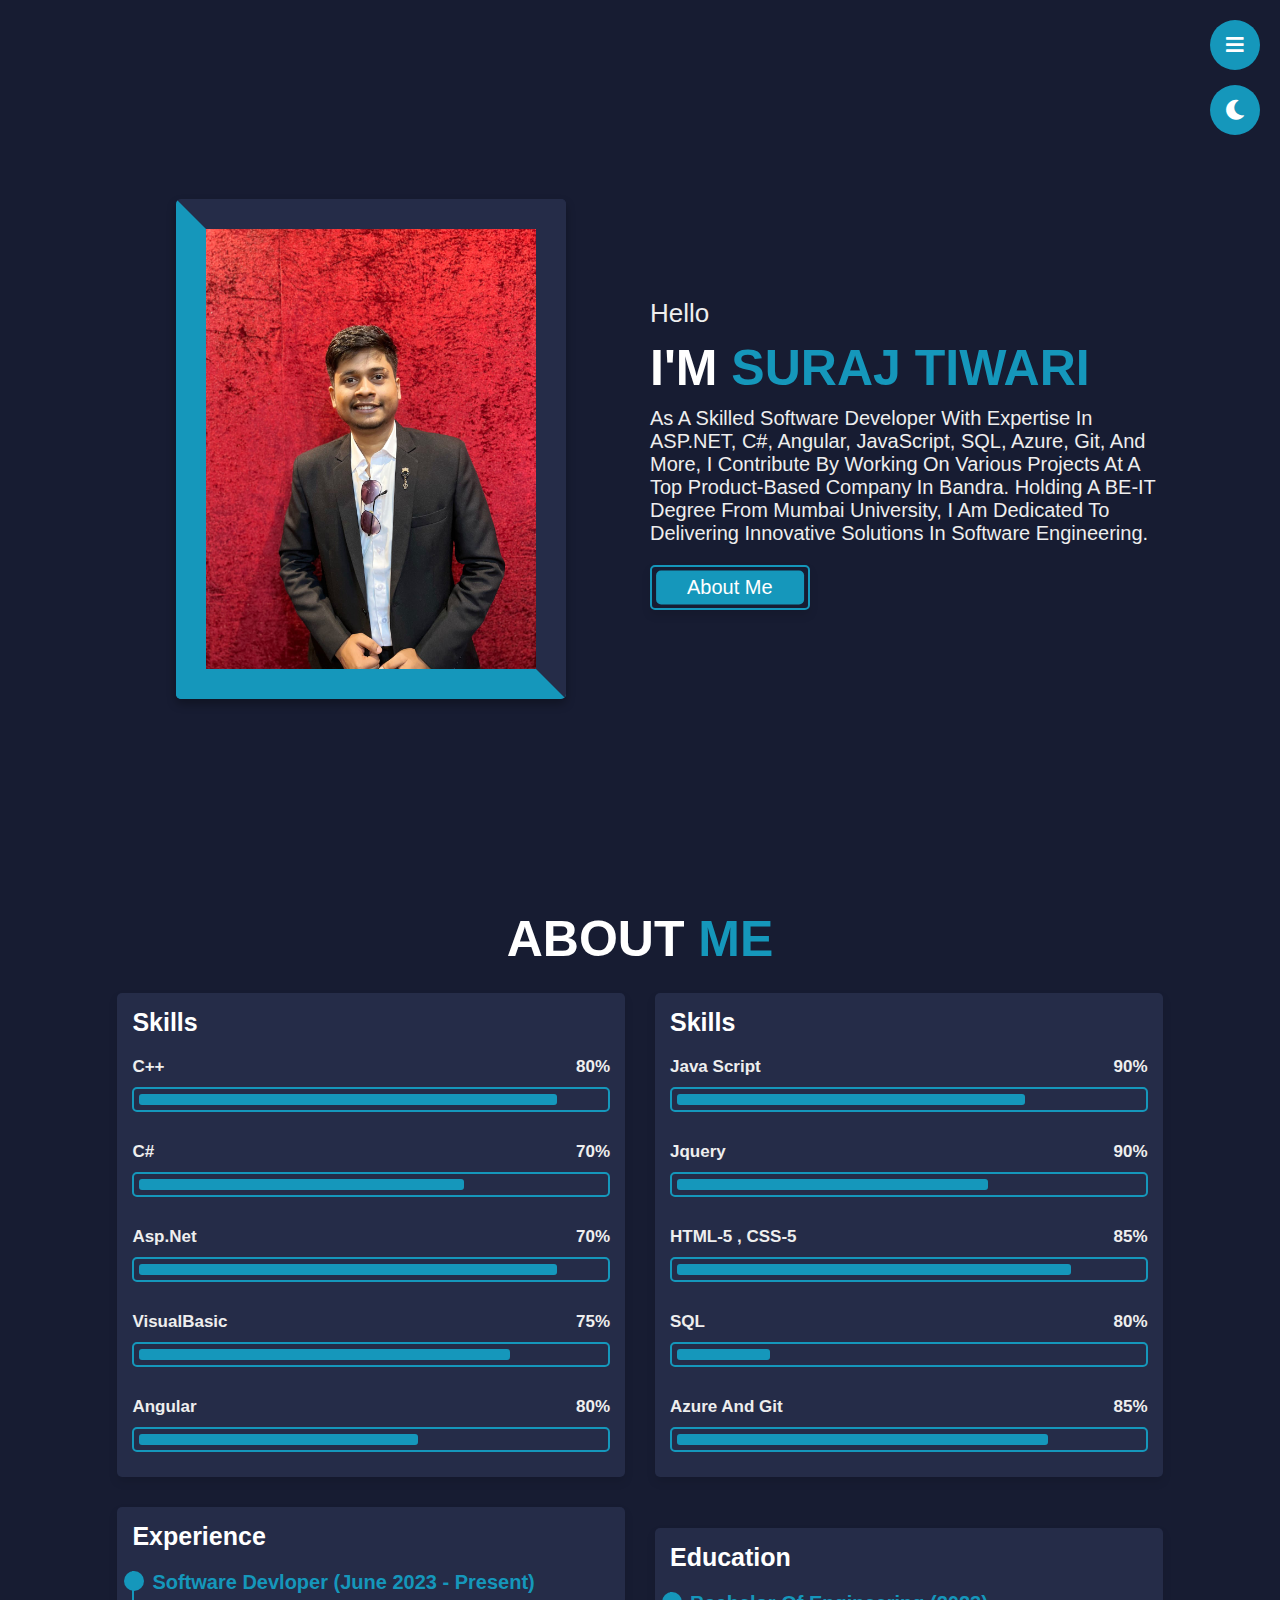
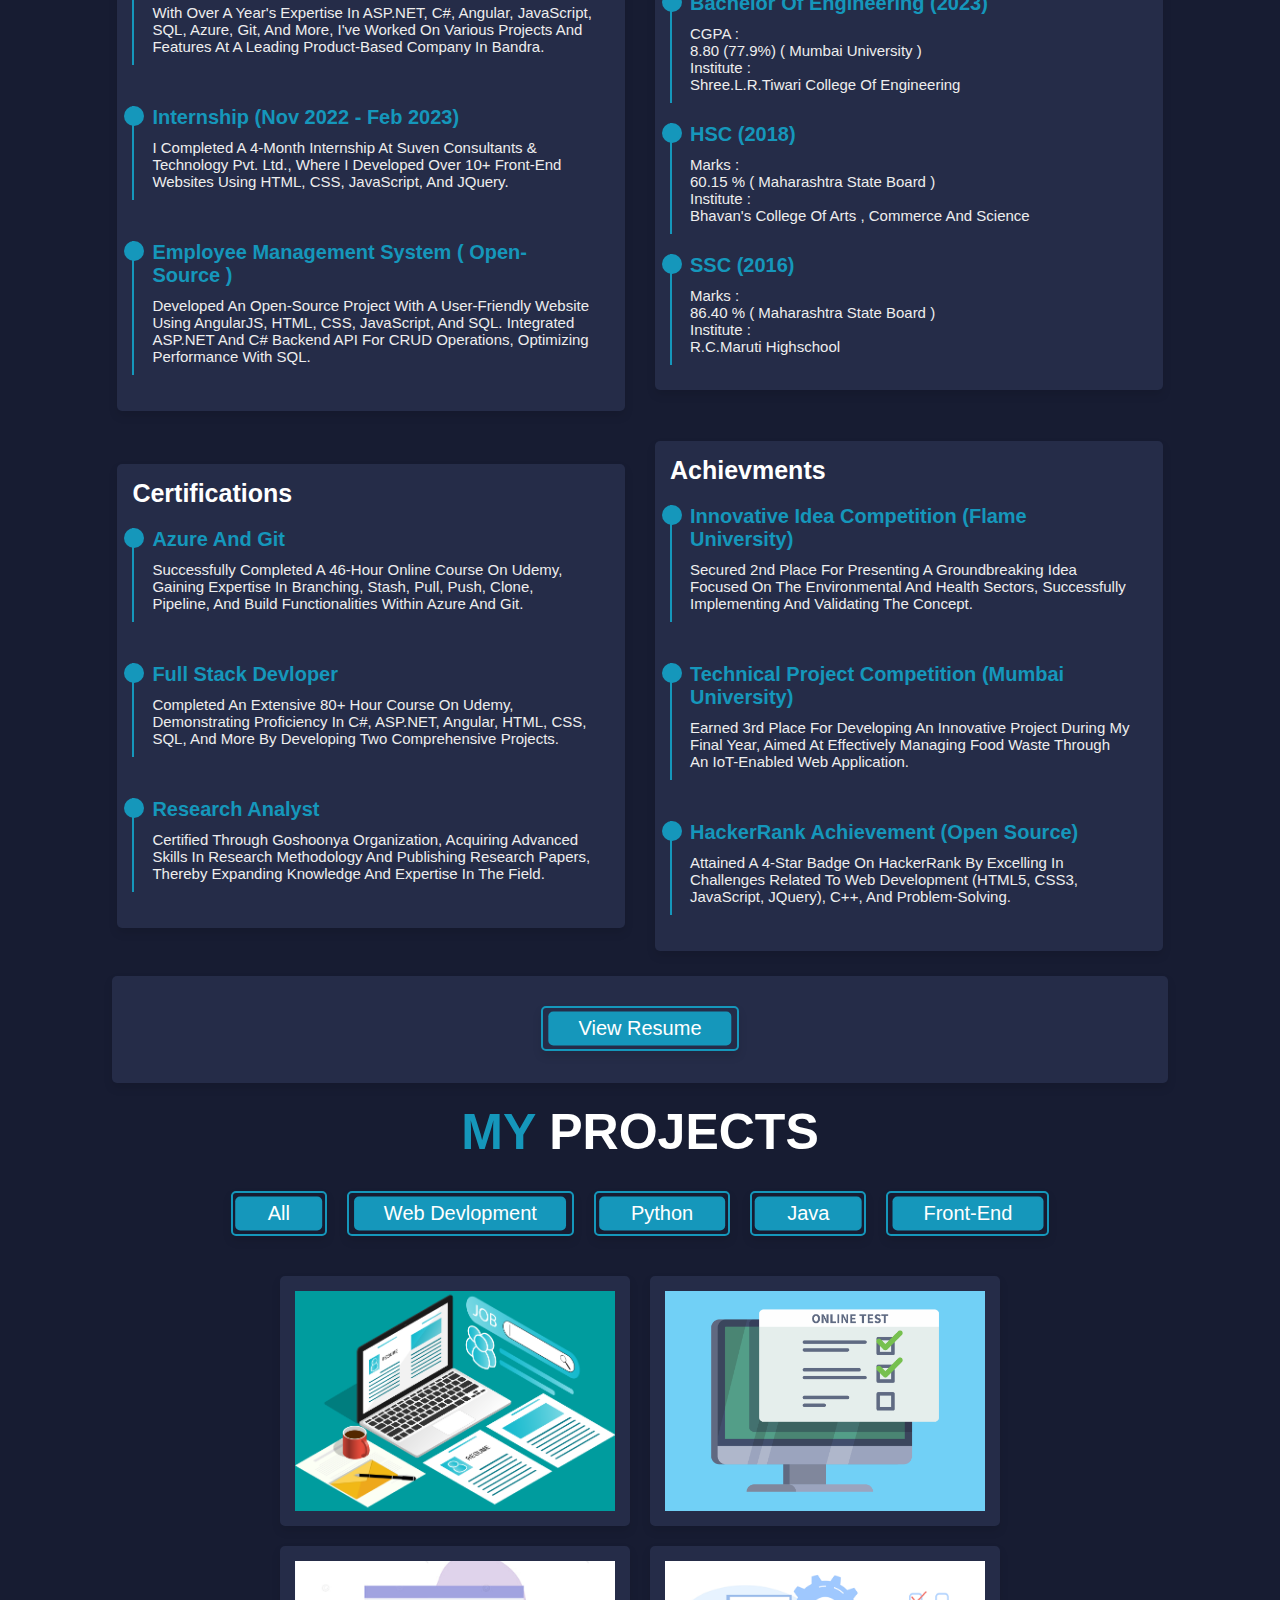
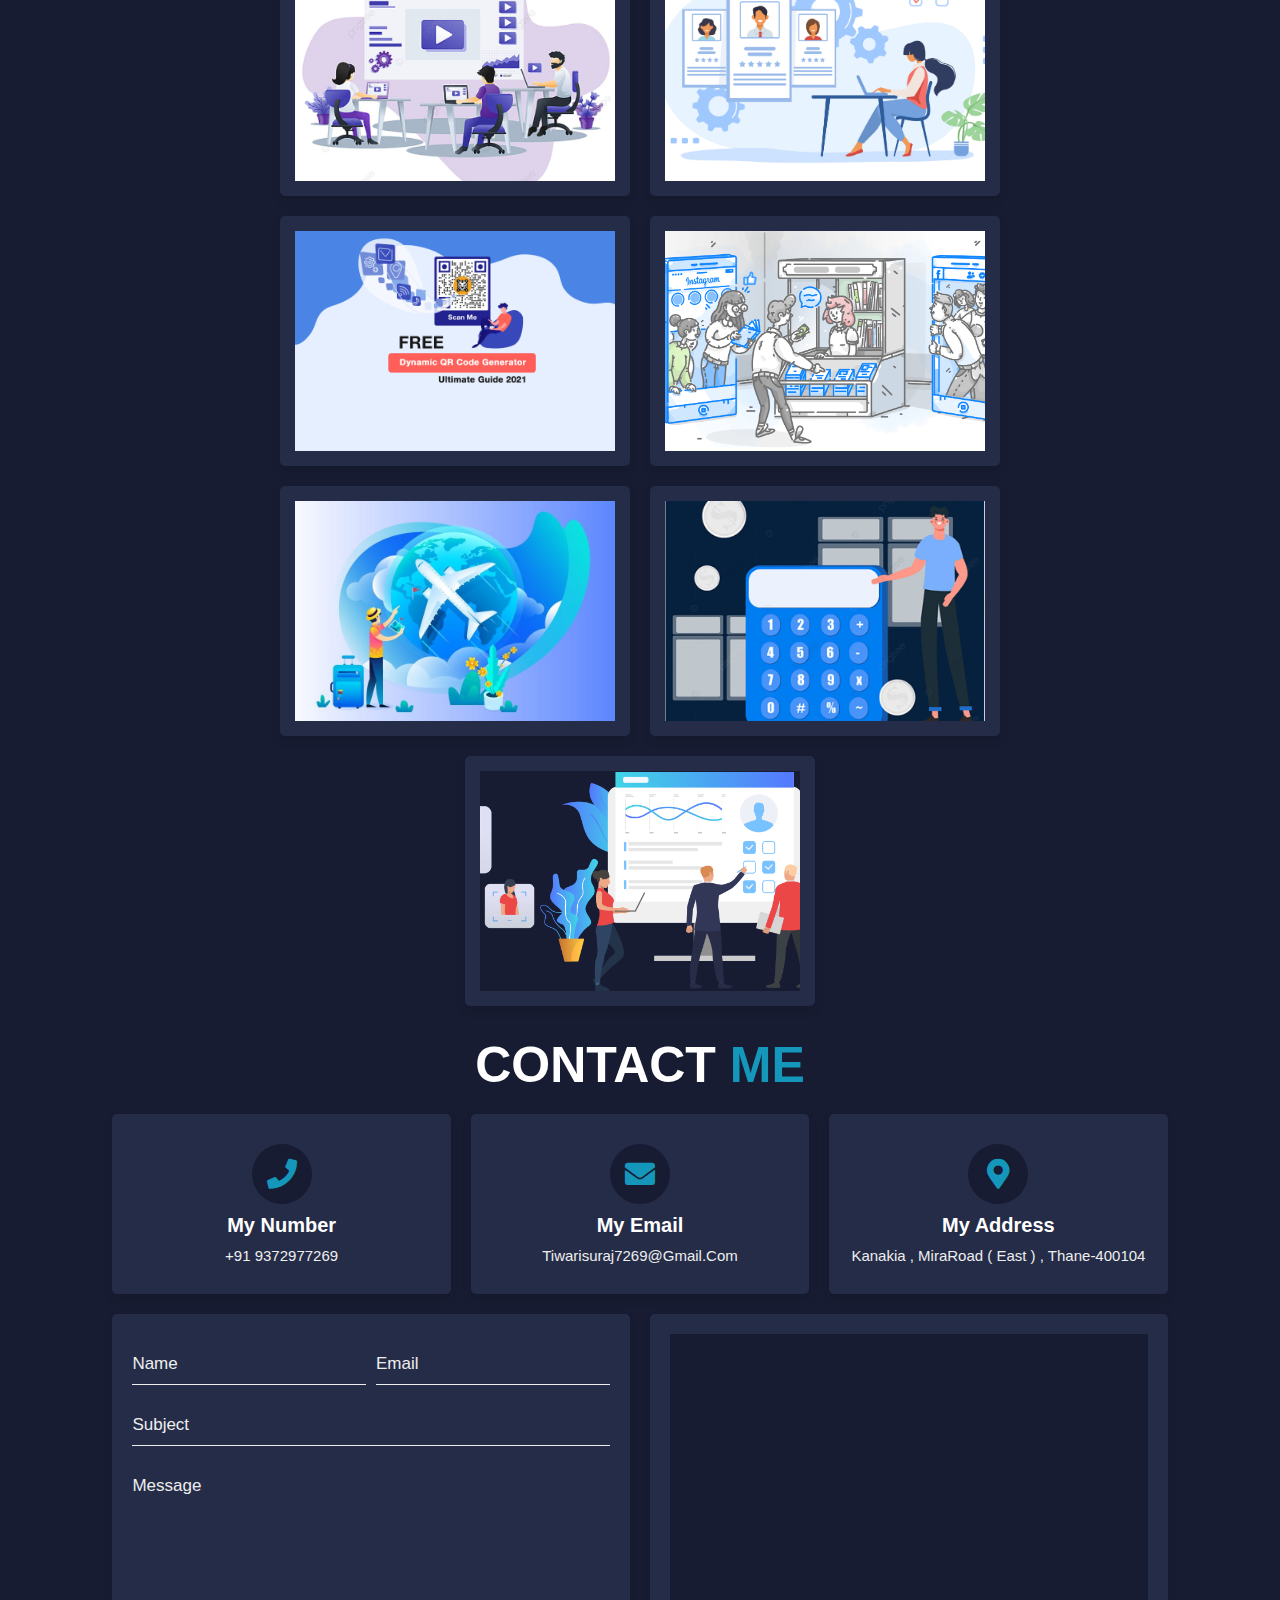
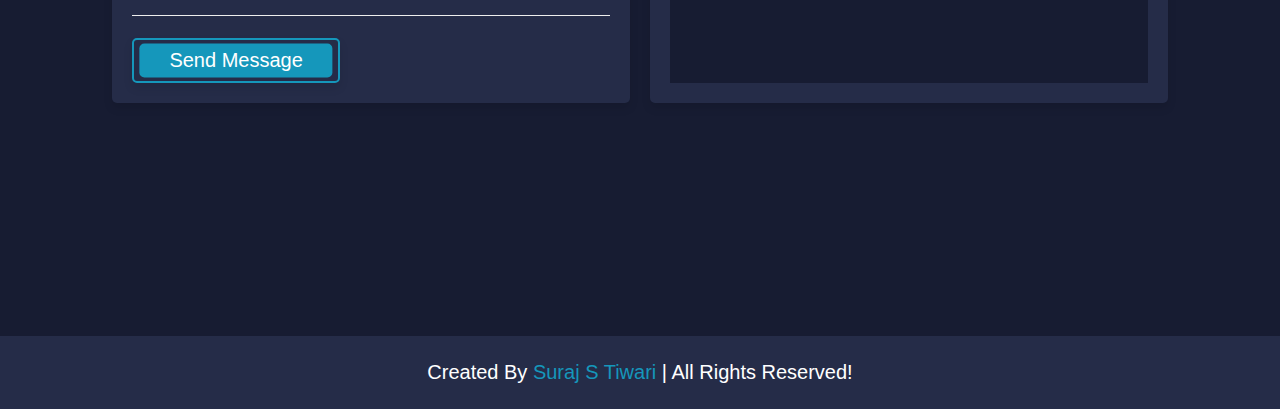
<file: index.html>
<!DOCTYPE html>
<html lang="en">
<head>
    <meta charset="UTF-8">
    <meta name="viewport" content="width=device-width, initial-scale=1.0">
    <title>Suraj S Tiwari</title>

    <!-- font awesome cdn link  -->
    <link rel="stylesheet" href="https://cdnjs.cloudflare.com/ajax/libs/font-awesome/5.15.3/css/all.min.css">

    <!-- custom css file link  -->
    <link rel="stylesheet" href="style.css">

</head>
<body>
   
<!-- header section starts  -->

<header>

    <div id="menu" class="fas fa-bars"></div>

    <nav class="navbar">
        <a href="#home">home</a>
        <a href="#about">about</a>
        <a href="#portfolio">projects</a>
        <a href="#contact">contact</a>
    </nav>

    <div id="theme-toggler" class="fas fa-moon"></div>

</header>

<!-- header section ends -->

<!-- home section starts  -->

<section class="home" id="home">

    <div class="image">
        <img src="images/myPicture.jpeg" alt="">
    </div>

    <div class="content">
        <span class="hello">hello</span>
        <h3> I'M <span> SURAJ TIWARI </span> </h3>
        <p>As a skilled software developer with expertise in ASP.NET, C#, Angular, JavaScript, SQL, Azure, Git, and more, I contribute by working on various projects at a top product-based company in Bandra. Holding a BE-IT degree from Mumbai University, I am dedicated to delivering innovative solutions in software engineering.</p>
        <a href="#about" class="btn">about me</a>
    </div>

</section>

<!-- home section ends -->

<section class="about" id="about">

    <h1 class="heading"> about <span>me</span> </h1>

    <div class="row">

        <div class="box">
            <h3 class="title">Skills</h3>
            <div class="progress">
                <h3> C++ <span>80%</span> </h3>
                <div class="bar"><span></span></div>
            </div>
            <div class="progress">
                <h3> C# <span>70%</span> </h3>
                <div class="bar"><span></span></div>
            </div>
            <div class="progress">
                <h3> Asp.net <span>70%</span> </h3>
                <div class="bar"><span></span></div>
            </div>
            <div class="progress">
                <h3> VisualBasic <span>75%</span> </h3>
                <div class="bar"><span></span></div>
            </div>
            <div class="progress">
                <h3> Angular <span>80%</span> </h3>
                <div class="bar"><span></span></div>
            </div> 
        </div>

        <div class="box">
            <h3 class="title">Skills</h3>
            <div class="progress">
                <h3> Java Script <span>90%</span> </h3>
                <div class="bar"><span></span></div>
            </div>
            <div class="progress">
                <h3> Jquery <span>90%</span> </h3>
                <div class="bar"><span></span></div>
            </div>
            <div class="progress">
                <h3> HTML-5 , CSS-5 <span>85%</span> </h3>
                <div class="bar"><span></span></div>
            </div>
            <div class="progress">
                <h3> SQL <span>80%</span> </h3>
                <div class="bar"><span></span></div>
            </div>
            <div class="progress">
                <h3> Azure and Git <span>85%</span> </h3>
                <div class="bar"><span></span></div>
            </div>
        </div>

        <div class="box">
            <h3 class="title">experience</h3>
            <div class="exp-box">
                <h3>Software Devloper (June 2023 - Present) </h3>
                <p>With over a year's expertise in ASP.NET, C#, Angular, JavaScript, SQL, Azure, Git, and more, I've worked on various projects and Features at a leading product-based company in Bandra.</p>
            </div>
            <br>
            <div class="exp-box">
                <h3>Internship (Nov 2022 - Feb 2023)</h3>
                <p>I completed a 4-month internship at Suven Consultants & Technology Pvt. Ltd., where I developed over 10+ front-end websites using HTML, CSS, JavaScript, and jQuery.</p>
            </div>
            <br>
            <div class="exp-box">
                <h3>Employee Management System ( Open-Source )</h3>
                <p>Developed an open-source project with a user-friendly website using AngularJS, HTML, CSS, JavaScript, and SQL. Integrated ASP.NET and C# backend API for CRUD operations, optimizing performance with SQL.</p>
            </div>
            <br>
        </div>

        <div class="box">
            <h3 class="title">education</h3>
            <div class="exp-box">
                <h3>Bachelor of Engineering (2023)</h3>
                <p>CGPA : <br> 8.80 (77.9%) ( Mumbai University ) <br> Institute : <br> Shree.L.R.Tiwari College of Engineering </p>
            </div>
            <div class="exp-box">
                <h3>HSC (2018)</h3>
                <p>Marks : <br> 60.15 % ( Maharashtra State Board ) <br> Institute : <br> Bhavan's College of Arts , Commerce and Science</p>
            </div>
            <div class="exp-box">
                <h3>SSC (2016)</h3>
                <p>Marks : <br> 86.40 % ( Maharashtra State Board ) <br> Institute : <br>  R.C.Maruti Highschool </p>
            </div>
        </div>

        <div class="box">
            <h3 class="title">Certifications</h3>
            <div class="exp-box">
                <h3>Azure and Git</h3>
                <p>Successfully completed a 46-hour online course on Udemy, gaining expertise in branching, stash, pull, push, clone, pipeline, and build functionalities within Azure and Git.</p>
            </div>
            <br>
            <div class="exp-box">
                <h3>Full Stack Devloper</h3>
                <p>Completed an extensive 80+ hour course on Udemy, demonstrating proficiency in C#, ASP.NET, Angular, HTML, CSS, SQL, and more by developing two comprehensive projects.</p>
            </div>
            <br>
            <div class="exp-box">
                <h3>Research Analyst</h3>
                <p>Certified through Goshoonya Organization, acquiring advanced skills in research methodology and publishing research papers, thereby expanding knowledge and expertise in the field.</p>
            </div>
            <br>
        </div>

        <div class="box">
            <h3 class="title">Achievments</h3>
            <div class="exp-box">
                <h3>Innovative Idea Competition (Flame University)</h3>
                <p>Secured 2nd place for presenting a groundbreaking idea focused on the environmental and health sectors, successfully implementing and validating the concept.</p>
            </div>
            <br>
            <div class="exp-box">
                <h3>Technical Project Competition (Mumbai University)</h3>
                <p>Earned 3rd place for developing an innovative project during my final year, aimed at effectively managing food waste through an IoT-enabled web application.</p>
            </div>
            <br>
            <div class="exp-box">
                <h3>HackerRank Achievement (Open Source)</h3>
                <p>Attained a 4-star badge on HackerRank by excelling in challenges related to web development (HTML5, CSS3, JavaScript, jQuery), C++, and problem-solving.</p>
            </div>
            <br>
        </div>


    </div>

    <div class="download">
        <a href="Suraj_Tiwari.pdf" class="btn"> View Resume </a>
    </div>

</section>

<!-- service section starts  -->

<!-- <section class="services" id="services">

    <h1 class="heading"> <span>my</span> services </h1>

    <div class="box-container">

        <div class="box">
            Icon images are taken from : www.flaticon.com
            <span class="number">1</span>
            <img src="images/s12.png" alt="">
            <h3>Problem Solving</h3>
            <p>It is one of my Strongest part to solve logical problems by using C++ and DSA. I am currently working more on this  by practising on Hackerrank and also taking parts in Hackethon .</p>
        </div>

        <div class="box">
            <span class="number">2</span>
            <img src="images/s5.png" alt="">
            <h3>Web Devlopment</h3>
            <p>I have very Deep knowledge of HTML , CSS , JS and also Database by using SQL or any server .I have also compleated 2-3 Projects based on Web devlopment and Successfully hosted them also.</p>
        </div>

        <div class="box">
            <span class="number">3</span>
            <img src="images/s66.png" alt="">
            <h3>Web Design</h3>
            <p>I love to design web pages for Front-End . I have done many projects based on web design also . By doing this i have also increased my knowledge in Languages like CSS , and JS.</p>
        </div>

        <div class="box">
            <span class="number">4</span>
            <img src="images/s3.png" alt="">
            <h3>Media Manager</h3>
            <p>I have my own instagram page and i also handled 2 to three Company pages . Where i got know how to attract more customers or followers to our company by making new strategies.</p>
        </div>

        <div class="box">
            <span class="number">5</span>
            <img src="images/s22.png" alt="">
            <h3>Project Lead</h3>
            <p>I Love To Work As Project As Leader . I Have Always Been Handling All My Group Projects As A Leader Which Improved My Leadership Quality And Also Increases My Practical Knowledge By Solving Project Problems .</p>
        </div>

        <div class="box">
            <span class="number">6</span>
            <img src="images/s1.png" alt="">
            <h3>Cloud Computing</h3>
            <p>I have done AWS cloud computing with kubernetics where i learned more about Cloud Computing and Increased my practical knowledge more in that . I am currently working more on this .</p>
        </div>

    </div>

</section> -->

<!-- service section ends -->

<!-- portfolio section starts  -->

 <section class="portfolio" id="portfolio">

    <h1 class="heading"> <span>my</span> Projects </h1>

   <div class="button-container">
        <div class="btn" data-filter="all">all</div>
        <div class="btn" data-filter="design">Web Devlopment</div>
        <div class="btn" data-filter="code">Python</div>
        <div class="btn" data-filter="website">Java</div>
        <div class="btn" data-filter="brand">Front-End</div>
    </div>

    <div class="image-container">

        <div class="box design img-with-text ">
            <a href="https://github.com/Suraj-45/Online-Resume-Generator">
                <img src="images/resume11.png" alt="" >
            <div class="info">
                <h3>Resume Generator</h3>
            </div></a>           
        </div>

        <div class="box design">
            <a href="https://github.com/Suraj-45?tab=repositories">
                <img src="images/quitz2.png" alt="" >
            <div class="info">
                <h3>Online Quitz</h3>
            </div></a>
        </div>

        <div class="box design">
            <a href="https://github.com/Suraj-45/Free-Educator-Website">
                <img src="images/Education1.png" alt="" >
            <div class="info">
                <h3>Free Coding Class</h3>
            </div></a>
            <!-- <img src="images/Education1.png" alt="">
            <div class="info">
                <h3>Free Coding Education</h3>
            </div> -->
        </div>

        <div class="box code">
            <a href="https://github.com/Suraj-45/PlacementManagement">
                <img src="images/place.jpg" alt="" >
            <div class="info">
                <h3>Placement Management</h3>
            </div></a>
            <!-- <img src="images/" alt="">
            <div class="info">
                <h3></h3>
            </div> -->
        </div>

        <div class="box code">
            <a href="https://github.com/Suraj-45/QR-Code-Generator">
                <img src="images/qr2.jpg" alt="" >
            <div class="info">
                <h3>QR code Generator</h3>
            </div></a>
            <!-- <img src="images/" alt="">
            <div class="info">
                <h3>Generator</h3>
            </div> -->
        </div>

        <div class="box website">
            <a href="https://github.com/Suraj-45/OnlineBookReselling">
                <img src="images/book.png" alt="" >
            <div class="info">
                <h3>Online Book Reselling</h3>
            </div></a>
            <!-- <img src="images/book.png" alt="">
            <div class="info">
                <h3></h3>
            </div> -->
        </div>

        <div class="box brand">
            <a href="https://github.com/Suraj-45/TourismSite">
                <img src="images/travel.jpg" alt="" >
            <div class="info">
                <h3>Travel Management</h3>
            </div></a>
            <!-- <img src="images/" alt="">
            <div class="info">
                <h3></h3>
            </div> -->
        </div>

        <div class="box brand">
            <a href="https://github.com/Suraj-45/GUI-Calculator-in-HTML-">
                <img src="images/calc.png" alt="" >
            <div class="info">
                <h3>GUI-Calculator</h3>
            </div></a>
            <!-- <img src="images/calc.png" alt="">
            <div class="info">
                <h3></h3>
            </div> -->
        </div>

        <div class="box brand">
            <a href="https://github.com/Suraj-45">
                <img src="images/port2.png" alt="" >
            <div class="info">
                <h3>My Portfolio</h3>
            </div></a>
            <!-- <img src="images/port2.png" alt="">
            <div class="info">
                <h3>My Portfolio</h3>
            </div> -->
        </div>

        <!-- <div class="box website">
            <img src="images/img7.jpg" alt="">
            <div class="info">
                <h3>Java2</h3>
            </div>
        </div>

        <div class="box design">
            <img src="images/img8.jpg" alt="">
            <div class="info">
                <h3>GUI-Calculator</h3>
            </div>
        </div>

        <div class="box design">
            <img src="images/img9.jpg" alt="">
            <div class="info">
                <h3>My Portfolio</h3>
            </div>
        </div> -->

    </div>

</section>

<!-- portfolio section ends -->


<!-- contact section starts  -->

<section class="contact" id="contact">

    <h1 class="heading"> contact <span>me</span> </h1>

    <div class="box-container">
        
        <div class="box">
            <i class="fas fa-phone"></i>
            <h3>my number</h3>
            <p>+91 9372977269</p>
        </div>

        <div class="box">
            <i class="fas fa-envelope"></i>
            <h3>my email</h3>
            <p>tiwarisuraj7269@gmail.com</p>
        </div>

        <div class="box">
            <i class="fas fa-map-marker-alt"></i>
            <h3>my address</h3>
            <p>Kanakia , MiraRoad ( East ) , Thane-400104</p>
        </div>

    </div>

    <div class="row">

        <form action="">
            <div class="inputBox">
                <input type="text" placeholder="name">
                <input type="email" placeholder="email">
            </div>
            <input type="text" placeholder="subject">
            <textarea name="" id="" cols="30" rows="10" placeholder="message"></textarea>
            <button class="btn"> send message </button>
        </form>

        <iframe class="map" src="https://www.google.com/maps/embed?pb=!1m18!1m12!1m3!1d60256.07490677458!2d72.84151697759167!3d19.282162614192792!2m3!1f0!2f0!3f0!3m2!1i1024!2i768!4f13.1!3m3!1m2!1s0x3be7b0458cf7298b%3A0x468ed839e9df2b21!2sMira%20Road%2C%20Mira%20Bhayandar%2C%20Maharashtra!5e0!3m2!1sen!2sin!4v1637946348891!5m2!1sen!2sin" allowfullscreen="" loading="lazy"></iframe>

    </div>

</section>

<!-- contact section ends -->

<!-- footer section  -->

<div class="footer">created by <span> Suraj S Tiwari </span> | all rights reserved!</div>


<!-- jquery cdn link  -->
<script src="https://cdnjs.cloudflare.com/ajax/libs/jquery/3.6.0/jquery.min.js"></script>

<!-- custom js file link  -->
<script src="script.js"></script>

</body>
</html>
</file>
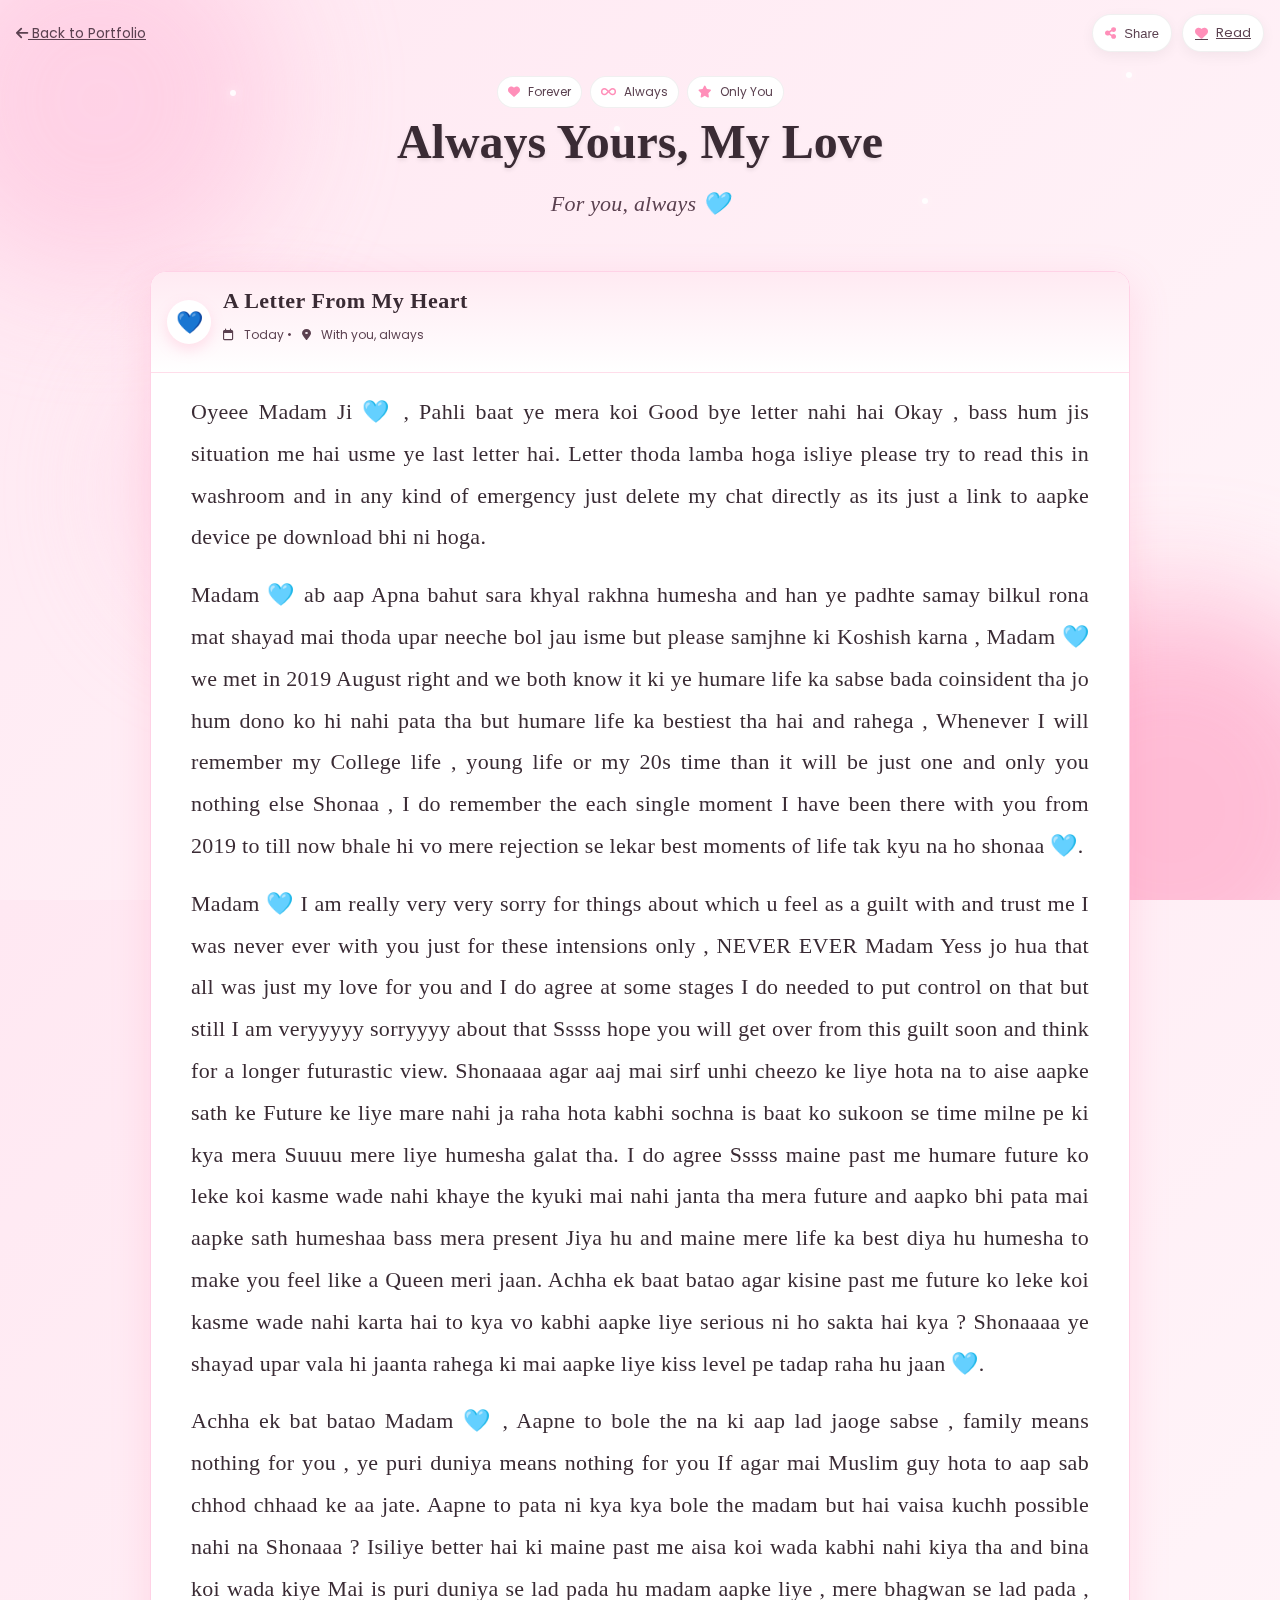
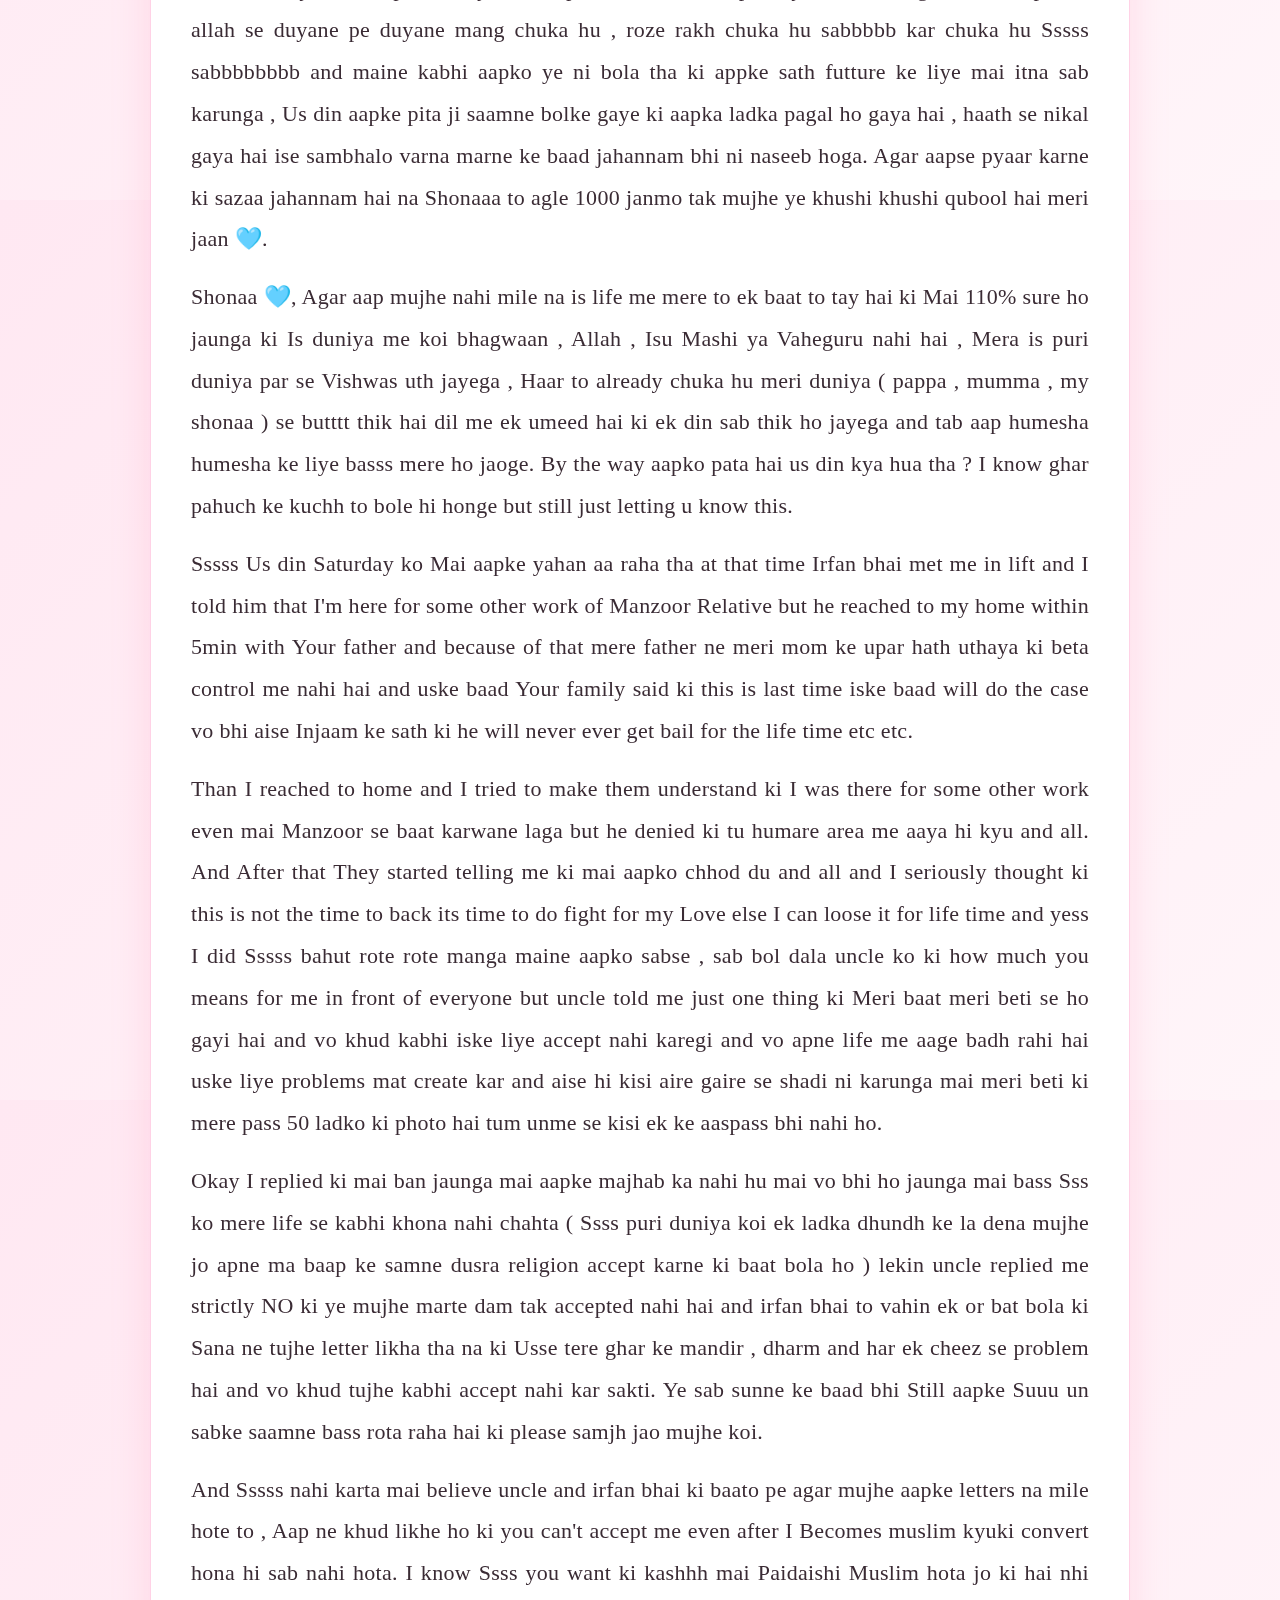
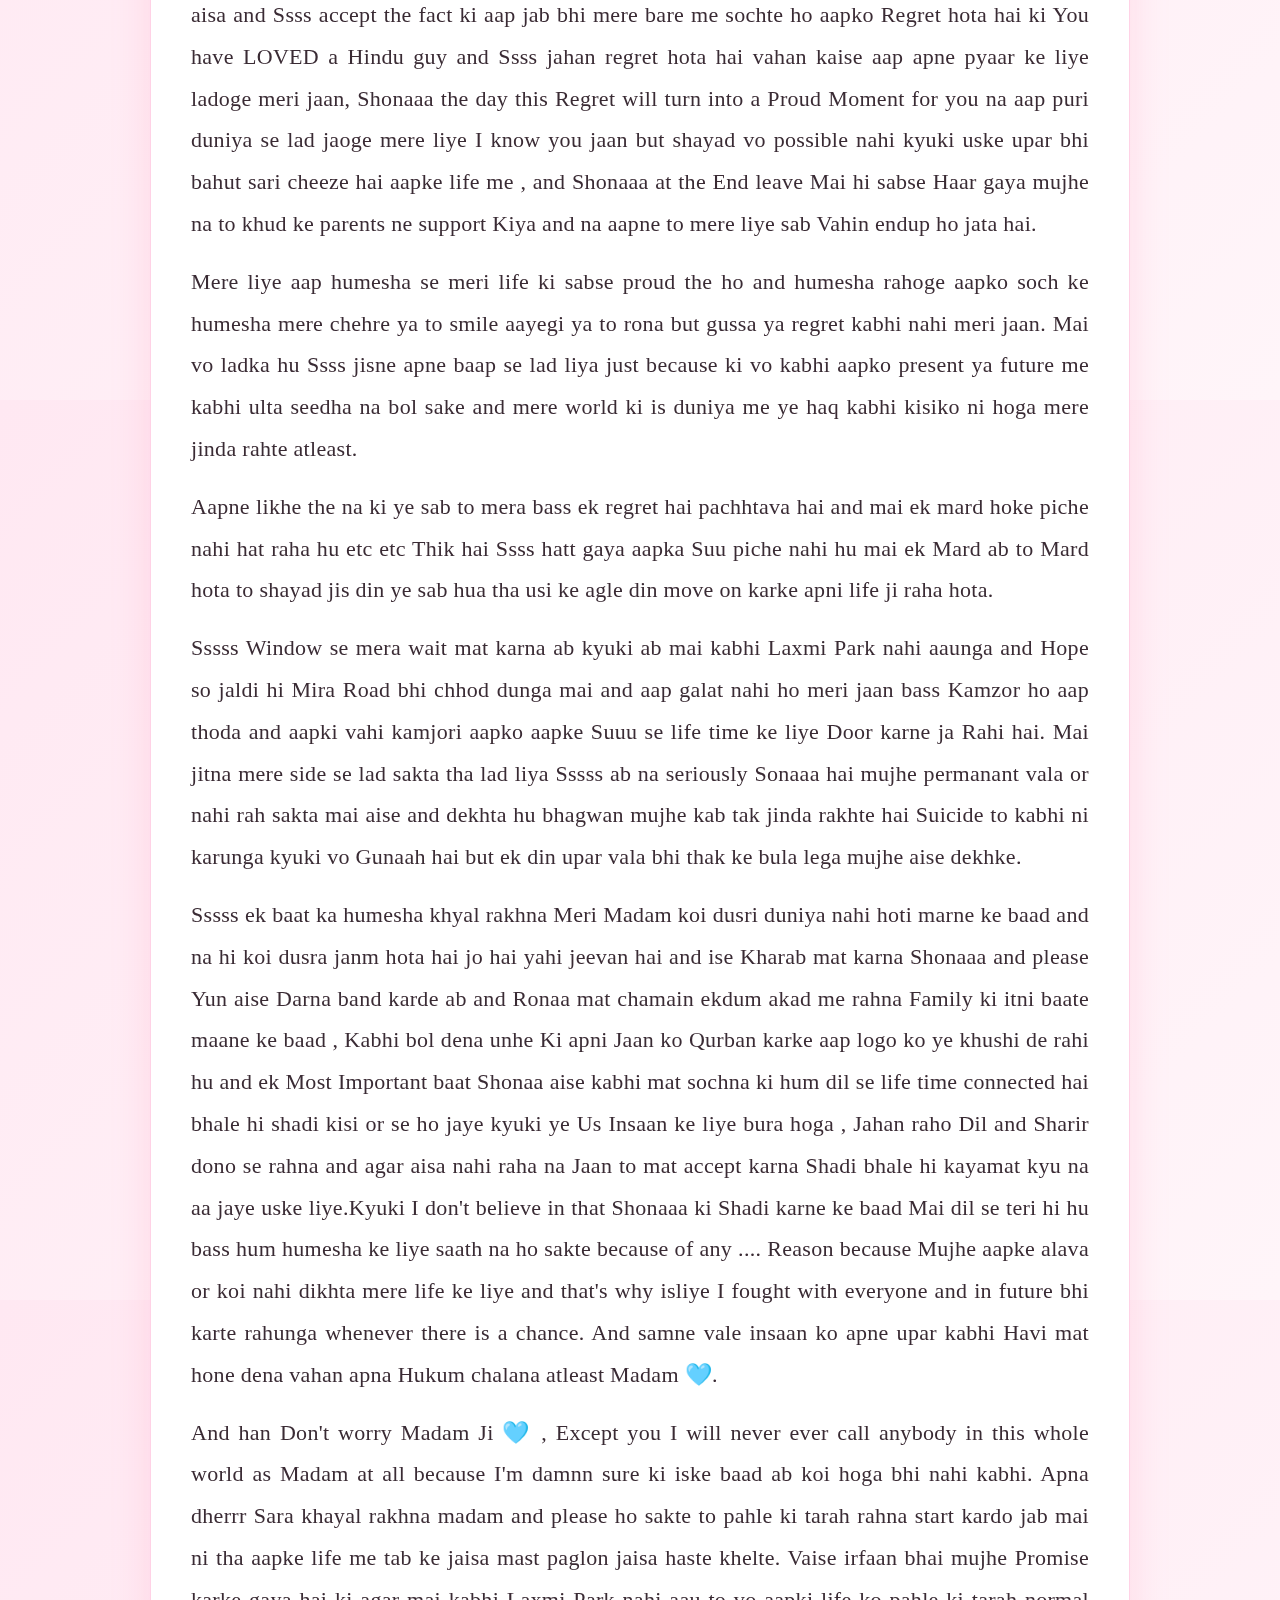
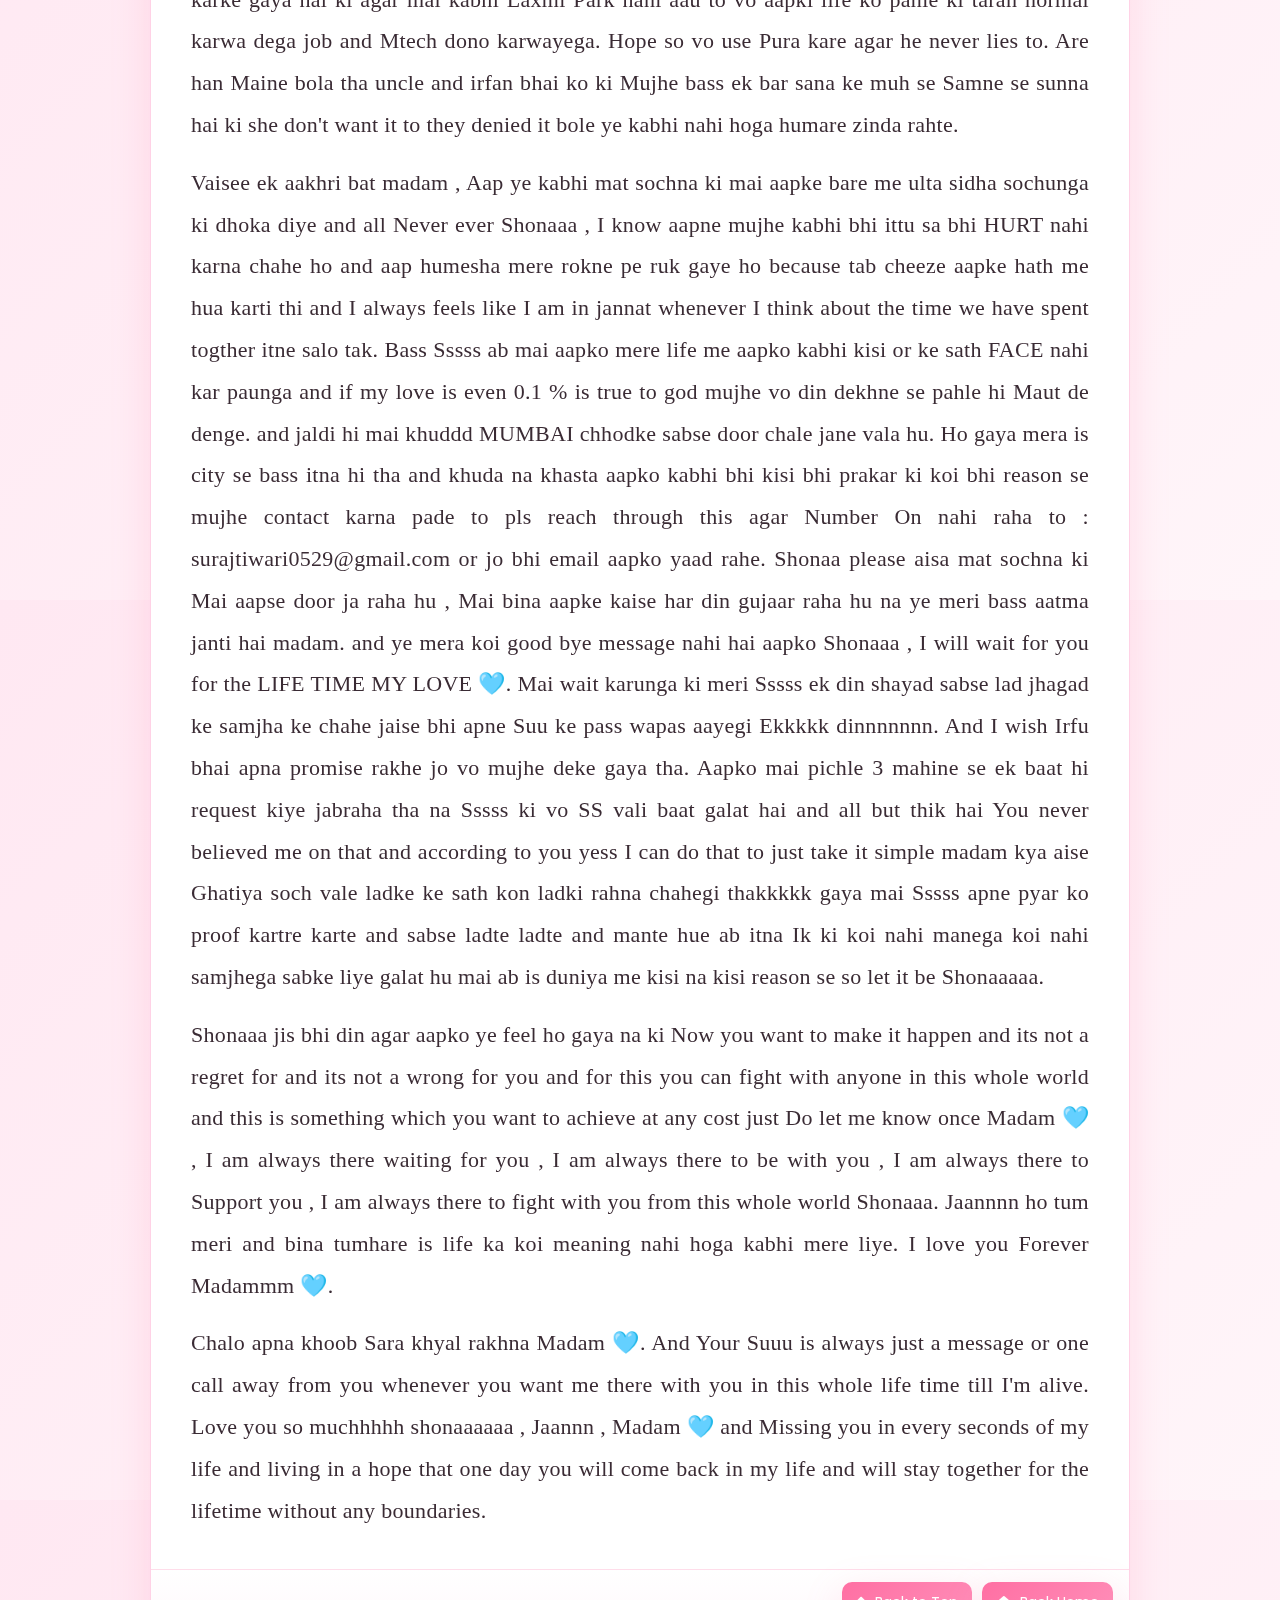
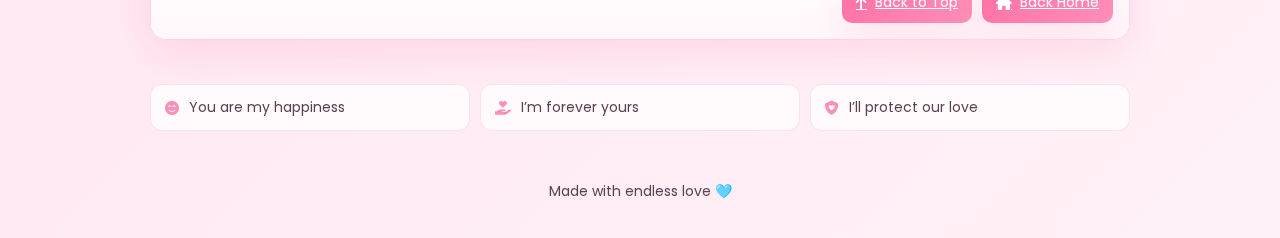
<file: always-yours-my-love.html>
<!DOCTYPE html>
<html lang="en">
<head>
	<meta charset="UTF-8">
	<meta name="viewport" content="width=device-width, initial-scale=1.0">
	<title>Always Yours, My Love</title>
	<link rel="preconnect" href="https://fonts.googleapis.com">
	<link rel="preconnect" href="https://fonts.gstatic.com" crossorigin>
	<link href="https://fonts.googleapis.com/css2?family=Playfair+Display:wght@400;700&family=Poppins:wght@300;400;600&family=Dancing+Script:wght@600&display=swap" rel="stylesheet">
	<link rel="stylesheet" href="always-yours-my-love.css">
	<link rel="stylesheet" href="https://cdnjs.cloudflare.com/ajax/libs/font-awesome/6.5.0/css/all.min.css">
</head>
<body>
	<div class="bg">
		<div class="glow g1"></div>
		<div class="glow g2"></div>
		<div class="glow g3"></div>
		<ul class="sparkles" aria-hidden="true">
			<li></li><li></li><li></li><li></li><li></li>
			<li></li><li></li><li></li><li></li><li></li>
		</ul>
	</div>

	<header class="header">
		<a class="back" href="index.html"><i class="fa-solid fa-arrow-left"></i> Back to Portfolio</a>
		<div class="share">
			<button class="chip" onclick="shareLetter()"><i class="fa-solid fa-share-nodes"></i> Share</button>
			<a class="chip" href="#letter"><i class="fa-solid fa-heart"></i> Read</a>
		</div>
	</header>

	<section class="hero">
		<div class="hero-inner">
			<div class="badges">
				<span class="badge"><i class="fa-solid fa-heart"></i> Forever</span>
				<span class="badge"><i class="fa-solid fa-infinity"></i> Always</span>
				<span class="badge"><i class="fa-solid fa-star"></i> Only You</span>
			</div>
			<h1 class="title">Always Yours, My Love</h1>
			<p class="subtitle">For you, always 🩵</p>
		</div>
	</section>

	<section id="letter" class="letter">
		<div class="card">
			<header class="card-head">
				<div class="avatar" aria-hidden="true">💙</div>
				<div class="meta">
					<h2 class="card-title">A Letter From My Heart</h2>
					<p class="meta-line"><i class="fa-regular fa-calendar"></i> Today • <i class="fa-solid fa-location-dot"></i> With you, always</p>
				</div>
			</header>
			<article class="card-body">
				<p>Oyeee Madam Ji 🩵 , Pahli baat ye mera koi Good bye letter nahi hai Okay , bass hum jis situation me hai usme ye last letter hai. Letter thoda lamba hoga isliye please try to read this in washroom and in any kind of emergency just delete my chat directly as its just a link to aapke device pe download bhi ni hoga.</p>
				<p>Madam 🩵 ab aap Apna bahut sara khyal rakhna humesha and han ye padhte samay bilkul rona mat shayad mai thoda upar neeche bol jau isme but please samjhne ki Koshish karna , Madam 🩵 we met in 2019 August right and we both know it ki ye humare life ka sabse bada coinsident tha jo hum dono ko hi nahi pata tha but humare life ka bestiest tha hai and rahega , Whenever I will remember my College life , young life or my 20s time than it will be just one and only you nothing else Shonaa , I do remember the each single moment I have been there with you from 2019 to till now bhale hi vo mere rejection se lekar best moments of life tak kyu na ho shonaa 🩵.</p>
				<p>Madam 🩵 I am really very very sorry for things about which u feel as a guilt with and trust me I was never ever with you just for these intensions only , NEVER EVER  Madam  Yess jo hua that all was just my love for you and I do agree at some stages I do needed to put control on that but still I am veryyyyy sorryyyy about that Sssss hope you will get over from this guilt soon and think for a longer futurastic view. Shonaaaa agar aaj mai sirf unhi cheezo ke liye hota na to aise aapke sath ke Future ke liye mare nahi ja raha hota kabhi sochna is baat ko sukoon se time milne pe ki kya mera Suuuu mere liye humesha galat tha. I do agree Sssss maine past me humare future ko leke koi kasme wade nahi khaye the kyuki mai nahi janta tha mera future and aapko bhi pata mai aapke sath humeshaa bass mera present Jiya hu and maine mere life ka best diya hu humesha to make you feel like a Queen meri jaan. Achha ek baat batao agar kisine past me future ko leke koi kasme wade nahi karta hai to kya vo kabhi aapke liye serious ni ho sakta hai kya ? Shonaaaa ye shayad upar vala hi jaanta rahega ki mai aapke liye kiss level pe tadap raha hu jaan 🩵.</p>
				<p>Achha ek bat batao Madam 🩵 , Aapne to bole the na ki aap lad jaoge sabse , family means nothing for you , ye puri duniya means nothing for you If agar mai Muslim guy hota to aap sab chhod chhaad ke aa jate. Aapne to pata ni kya kya bole the madam but hai vaisa kuchh possible nahi na Shonaaa ? Isiliye better hai ki maine past me aisa koi wada kabhi nahi kiya tha and bina koi wada kiye Mai is puri duniya se lad pada hu madam aapke liye , mere bhagwan se lad pada , allah se duyane pe duyane mang chuka hu , roze rakh chuka hu sabbbbb kar chuka hu Sssss sabbbbbbbb and maine kabhi aapko ye ni bola tha ki appke sath futture ke liye mai itna sab karunga , Us din aapke pita ji saamne bolke gaye ki aapka ladka pagal ho gaya hai , haath se nikal gaya hai ise sambhalo varna marne ke baad jahannam bhi ni naseeb hoga. Agar aapse pyaar karne ki sazaa jahannam hai na Shonaaa to agle 1000 janmo tak mujhe ye khushi khushi qubool hai meri jaan 🩵.</p>
				<p>Shonaa 🩵, Agar aap mujhe nahi mile na is life me mere to ek baat to tay hai ki Mai 110% sure ho jaunga ki Is duniya me koi bhagwaan , Allah , Isu Mashi ya Vaheguru nahi hai , Mera is puri duniya par se Vishwas uth jayega , Haar to already chuka hu meri duniya ( pappa , mumma , my shonaa ) se butttt thik hai dil me ek umeed hai ki ek din sab thik ho jayega and tab aap humesha humesha ke liye basss mere ho jaoge. By the way aapko pata hai us din kya hua tha ? I know ghar pahuch ke kuchh to bole hi honge but still just letting u know this.</p>
				<p>Sssss Us din Saturday ko Mai aapke yahan aa raha tha at that time Irfan bhai met me in lift and I told him that I'm here for some other work of Manzoor Relative but he reached to my home within 5min with Your father and because of that mere father ne meri mom ke upar hath uthaya ki beta control me nahi hai and uske baad Your family said ki this is last time iske baad will do the case vo bhi aise Injaam ke sath ki he will never ever get bail for the life time etc etc.</p>
				<p>Than I reached to home and I tried to make them understand ki I was there for some other work even mai Manzoor se baat karwane laga but he denied ki tu humare area me aaya hi kyu and all. And After that They started telling me ki mai aapko chhod du and all and I seriously thought ki this is not the time to back its time to do fight for my Love else I can loose it for life time and yess I did Sssss bahut rote rote manga maine aapko sabse , sab bol dala uncle ko ki how much you means for me in front of everyone but uncle told me just one thing ki Meri baat meri beti se ho gayi hai and vo khud kabhi iske liye accept nahi karegi and vo apne life me aage badh rahi hai uske liye problems mat create kar and aise hi kisi aire gaire se shadi ni karunga mai meri beti ki mere pass 50 ladko ki photo hai tum unme se kisi ek ke aaspass bhi nahi ho.</p>
				<p>Okay I replied ki mai ban jaunga mai aapke majhab ka nahi hu mai vo bhi ho jaunga mai bass Sss ko mere life se kabhi khona nahi chahta ( Ssss puri duniya koi ek ladka dhundh ke la dena mujhe jo apne ma baap ke samne dusra religion accept karne ki baat bola ho ) lekin uncle replied me strictly NO ki ye mujhe marte dam tak accepted nahi hai and irfan bhai to vahin ek or bat bola ki Sana ne tujhe letter likha tha na ki Usse tere ghar ke mandir , dharm and har ek cheez se problem hai and vo khud tujhe kabhi accept nahi kar sakti. Ye sab sunne ke baad bhi Still aapke Suuu un sabke saamne bass rota raha hai ki please samjh jao mujhe koi.</p>
				<p>And Sssss nahi karta mai believe uncle and irfan bhai ki baato pe agar mujhe aapke letters na mile hote to , Aap ne khud likhe ho ki you can't accept me even after I Becomes muslim kyuki convert hona hi sab nahi hota. I know Ssss you want ki kashhh mai Paidaishi Muslim hota jo ki hai nhi aisa and Ssss accept the fact ki aap jab bhi mere bare me sochte ho aapko Regret hota hai ki You have LOVED a Hindu guy and Ssss jahan regret hota hai vahan kaise aap apne pyaar ke liye ladoge meri jaan, Shonaaa the day this Regret will turn into a Proud Moment for you na aap puri duniya se lad jaoge mere liye I know you jaan but shayad vo possible nahi kyuki uske upar bhi bahut sari cheeze hai aapke life me , and Shonaaa at the End leave Mai hi sabse Haar gaya mujhe na to khud ke parents ne support Kiya and na aapne to mere liye sab Vahin endup ho jata hai.</p>
				<p>Mere liye aap humesha se meri life ki sabse proud the ho and humesha rahoge aapko soch ke humesha mere chehre ya to smile aayegi ya to rona but gussa ya regret kabhi nahi meri jaan. Mai vo ladka hu Ssss jisne apne baap se lad liya just because ki vo kabhi aapko present ya future me kabhi ulta seedha na bol sake and mere world ki is duniya me ye haq kabhi kisiko ni hoga mere jinda rahte atleast.</p>
				<p>Aapne likhe the na ki ye sab to mera bass ek regret hai pachhtava hai and mai ek mard hoke piche nahi hat raha hu etc etc Thik hai Ssss hatt gaya aapka Suu piche nahi hu mai ek Mard ab to Mard hota to shayad jis din ye sab hua tha usi ke agle din move on karke apni life ji raha hota.</p>
				<p>Sssss Window se mera wait mat karna ab kyuki ab mai kabhi Laxmi Park nahi aaunga and Hope so jaldi hi Mira Road bhi chhod dunga mai and aap galat nahi ho meri jaan bass Kamzor ho aap thoda and aapki vahi kamjori aapko aapke Suuu se life time ke liye Door karne ja Rahi hai. Mai jitna mere side se lad sakta tha lad liya Sssss ab na seriously Sonaaa hai mujhe permanant vala or nahi rah sakta mai aise and dekhta hu bhagwan mujhe kab tak jinda rakhte hai Suicide to kabhi ni karunga kyuki vo Gunaah hai but ek din upar vala bhi thak ke bula lega mujhe aise dekhke.</p>
				<p>Sssss ek baat ka humesha khyal rakhna Meri Madam koi dusri duniya nahi hoti marne ke baad and na hi koi dusra janm hota hai jo hai yahi jeevan hai and ise Kharab mat karna Shonaaa and please Yun aise Darna band karde ab and Ronaa mat chamain ekdum akad me rahna Family ki itni baate maane ke baad , Kabhi bol dena unhe Ki apni Jaan ko Qurban karke aap logo ko ye khushi de rahi hu and ek Most Important baat Shonaa aise kabhi mat sochna ki hum dil se life time connected hai bhale hi shadi kisi or se ho jaye kyuki ye Us Insaan ke liye bura hoga , Jahan raho Dil and Sharir dono se rahna and agar aisa nahi raha na Jaan to mat accept karna Shadi bhale hi kayamat kyu na aa jaye uske liye.Kyuki I don't believe in that Shonaaa ki Shadi karne ke baad Mai dil se teri hi hu bass hum humesha ke liye saath na ho sakte because of any .... Reason because Mujhe aapke alava or koi nahi dikhta mere life ke liye and that's why isliye I fought with everyone and in future bhi karte rahunga whenever there is a chance. And samne vale insaan ko apne upar kabhi Havi mat hone dena vahan apna Hukum chalana atleast Madam 🩵.</p>
				<p>And han Don't worry Madam Ji 🩵 , Except you I will never ever call anybody in this whole world as Madam at all because I'm damnn sure ki iske baad ab koi hoga bhi nahi kabhi. Apna dherrr Sara khayal rakhna madam and please ho sakte to pahle ki tarah rahna start kardo jab mai ni tha aapke life me tab ke jaisa mast paglon jaisa haste khelte. Vaise irfaan bhai mujhe Promise karke gaya hai ki agar mai kabhi Laxmi Park nahi aau to vo aapki life ko pahle ki tarah normal karwa dega job and Mtech dono karwayega. Hope so vo use Pura kare agar he never lies to. Are han Maine bola tha uncle and irfan bhai ko ki Mujhe bass ek bar sana ke muh se Samne se sunna hai ki she don't want it to they denied it bole ye kabhi nahi hoga humare zinda rahte.</p>
				<p>Vaisee ek aakhri bat madam , Aap ye kabhi mat sochna ki mai aapke bare me ulta sidha sochunga ki dhoka diye and all Never ever Shonaaa , I know aapne mujhe kabhi bhi ittu sa bhi HURT nahi karna chahe ho and aap humesha mere rokne pe ruk gaye ho because tab cheeze aapke hath me hua karti thi and I always feels like I am in jannat whenever I think about the time we have spent togther itne salo tak. Bass Sssss ab mai aapko mere life me aapko kabhi kisi or ke sath FACE nahi kar paunga and if my love is even  0.1 % is true to god mujhe vo din dekhne se pahle hi Maut de denge. and jaldi hi mai khuddd MUMBAI chhodke sabse door chale jane vala hu. Ho gaya mera is city se bass itna hi tha
and khuda na khasta aapko kabhi bhi kisi bhi prakar ki koi bhi reason se mujhe contact karna pade to pls reach through this agar Number On nahi raha to : surajtiwari0529@gmail.com or jo bhi email aapko yaad rahe. Shonaa please aisa mat sochna ki Mai aapse door ja raha hu , Mai bina aapke kaise har din gujaar raha hu na ye meri bass aatma janti hai madam. and ye mera koi good bye message nahi hai aapko Shonaaa , I will wait for you for the LIFE TIME MY LOVE 🩵. Mai wait karunga ki meri Sssss ek din shayad sabse lad jhagad ke samjha ke chahe jaise bhi apne Suu ke pass wapas aayegi Ekkkkk dinnnnnnn.  And I wish Irfu bhai apna promise rakhe jo vo mujhe deke gaya tha. Aapko mai pichle 3 mahine se ek baat hi request kiye jabraha tha na Sssss ki vo SS vali baat galat hai and all but thik hai You never believed me on that and according to you yess I can do that to just take it simple madam kya aise Ghatiya soch vale ladke ke sath kon ladki rahna chahegi thakkkkk gaya mai Sssss apne pyar ko proof kartre karte and sabse ladte ladte and mante hue ab itna Ik ki koi nahi manega koi nahi samjhega sabke liye galat hu mai ab is duniya me kisi na kisi reason se so let it be Shonaaaaa.</p>
				<p>Shonaaa jis bhi din agar aapko ye feel ho gaya na ki Now you want to make it happen and its not a regret for and its not a wrong for you and for this you can fight with anyone in this whole world and this is something which you want to achieve at any cost just Do let me know once Madam 🩵 , I am always there waiting for you , I am always there to be with you , I am always there to Support you , I am always there to fight with you from this whole world Shonaaa. Jaannnn ho tum meri and bina tumhare is life ka koi meaning nahi hoga kabhi mere liye. I love you Forever  Madammm 🩵.</p>
				<p>Chalo apna khoob Sara khyal rakhna Madam 🩵.
				And Your Suuu is always just a message or one call away from you whenever you want me there with you in this whole life time till I'm alive.
				Love you so muchhhhh shonaaaaaa , Jaannn ,
				Madam 🩵 and Missing you in every seconds of my life and living in a hope that one day you will come back in my life and will stay together for the lifetime without any boundaries.</p>
			</article>
			<footer class="card-footer">
				<a class="cta" href="#top"><i class="fa-solid fa-arrow-up"></i> Back to Top</a>
				<a class="cta" href="index.html"><i class="fa-solid fa-house"></i> Back Home</a>
			</footer>
		</div>
	</section>

	<section class="affirmations">
		<div class="aff-row">
			<div class="aff-item"><i class="fa-solid fa-face-smile-beam"></i> You are my happiness</div>
			<div class="aff-item"><i class="fa-solid fa-hand-holding-heart"></i> I’m forever yours</div>
			<div class="aff-item"><i class="fa-solid fa-shield-heart"></i> I’ll protect our love</div>
		</div>
	</section>

	<footer class="footer">
		<p>Made with endless love 🩵</p>
	</footer>

	<script>
	function shareLetter(){
		if(navigator.share){
			navigator.share({
				title: 'Always Yours, My Love',
				text: 'A letter from my heart 🩵',
				url: window.location.href
			});
		}else{
			alert('Copy this link to share:\n' + window.location.href);
		}
	}
	</script>
</body>
</html>
</file>
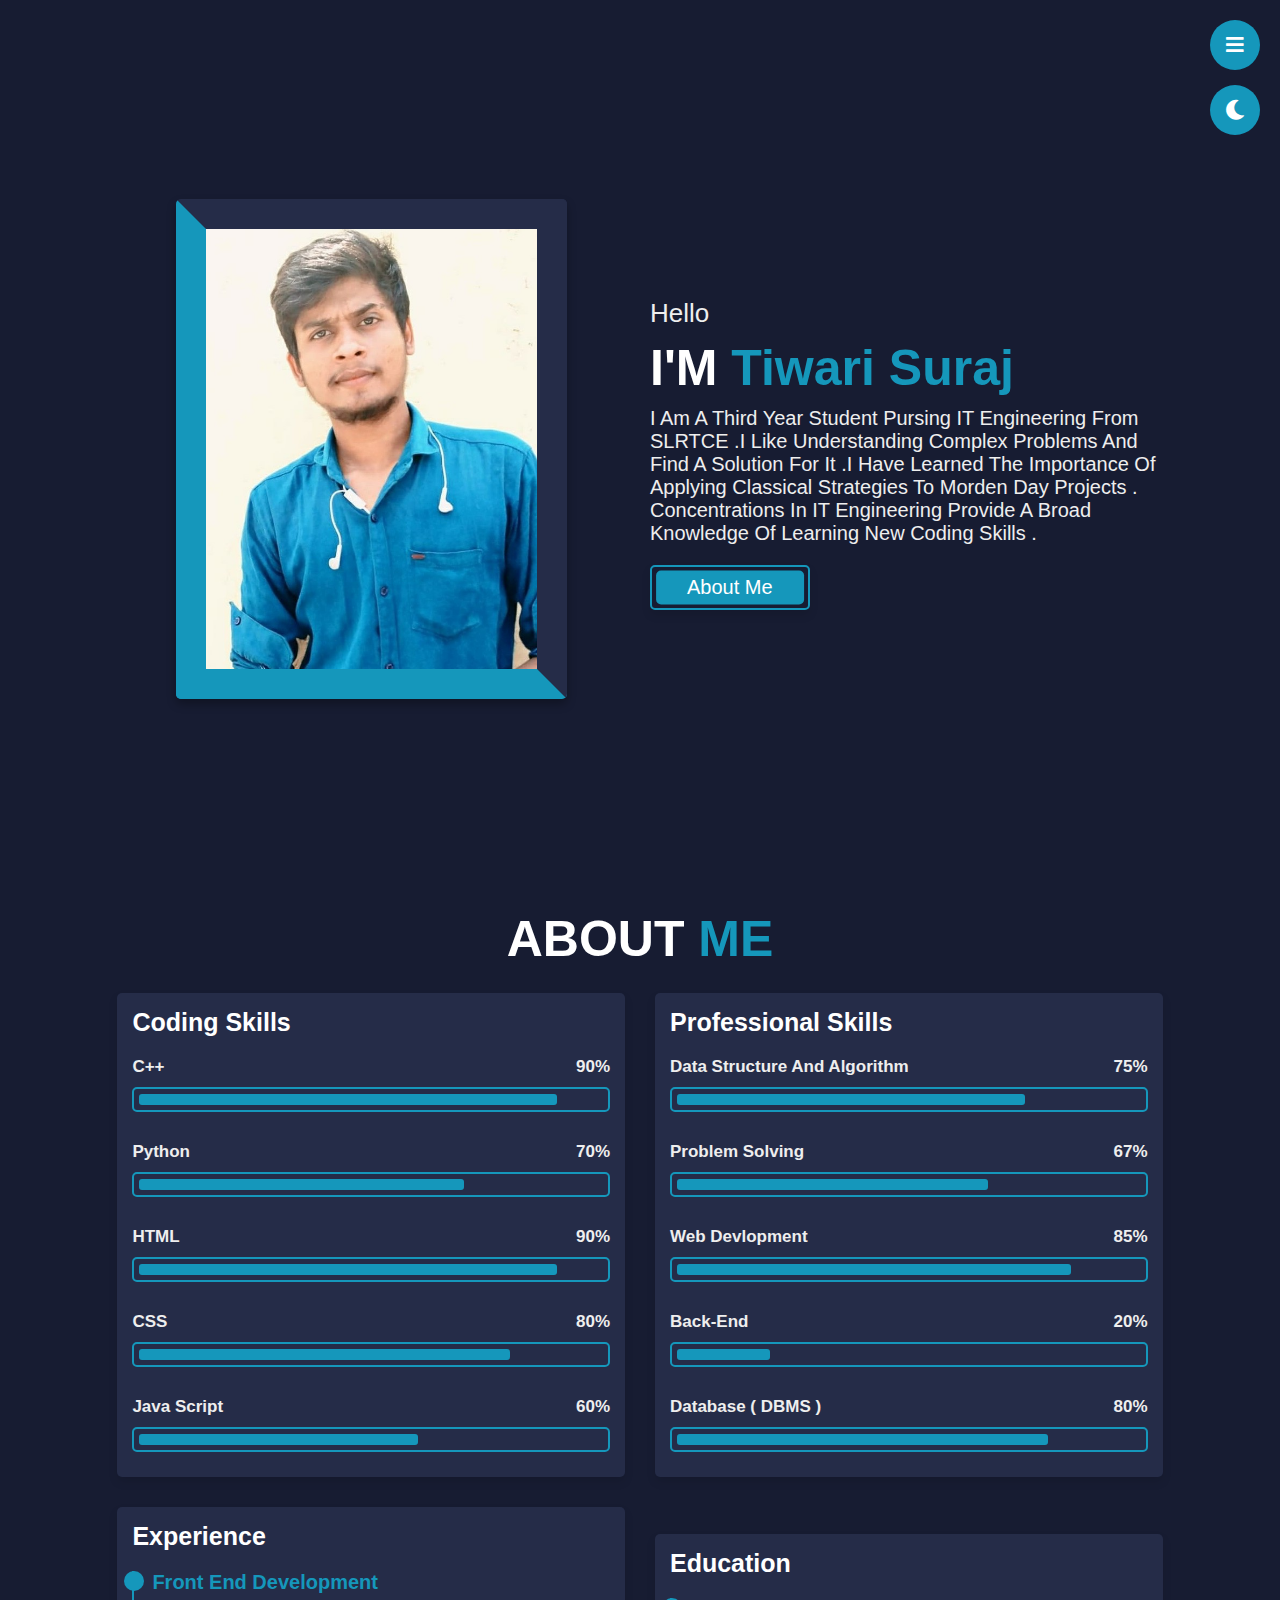
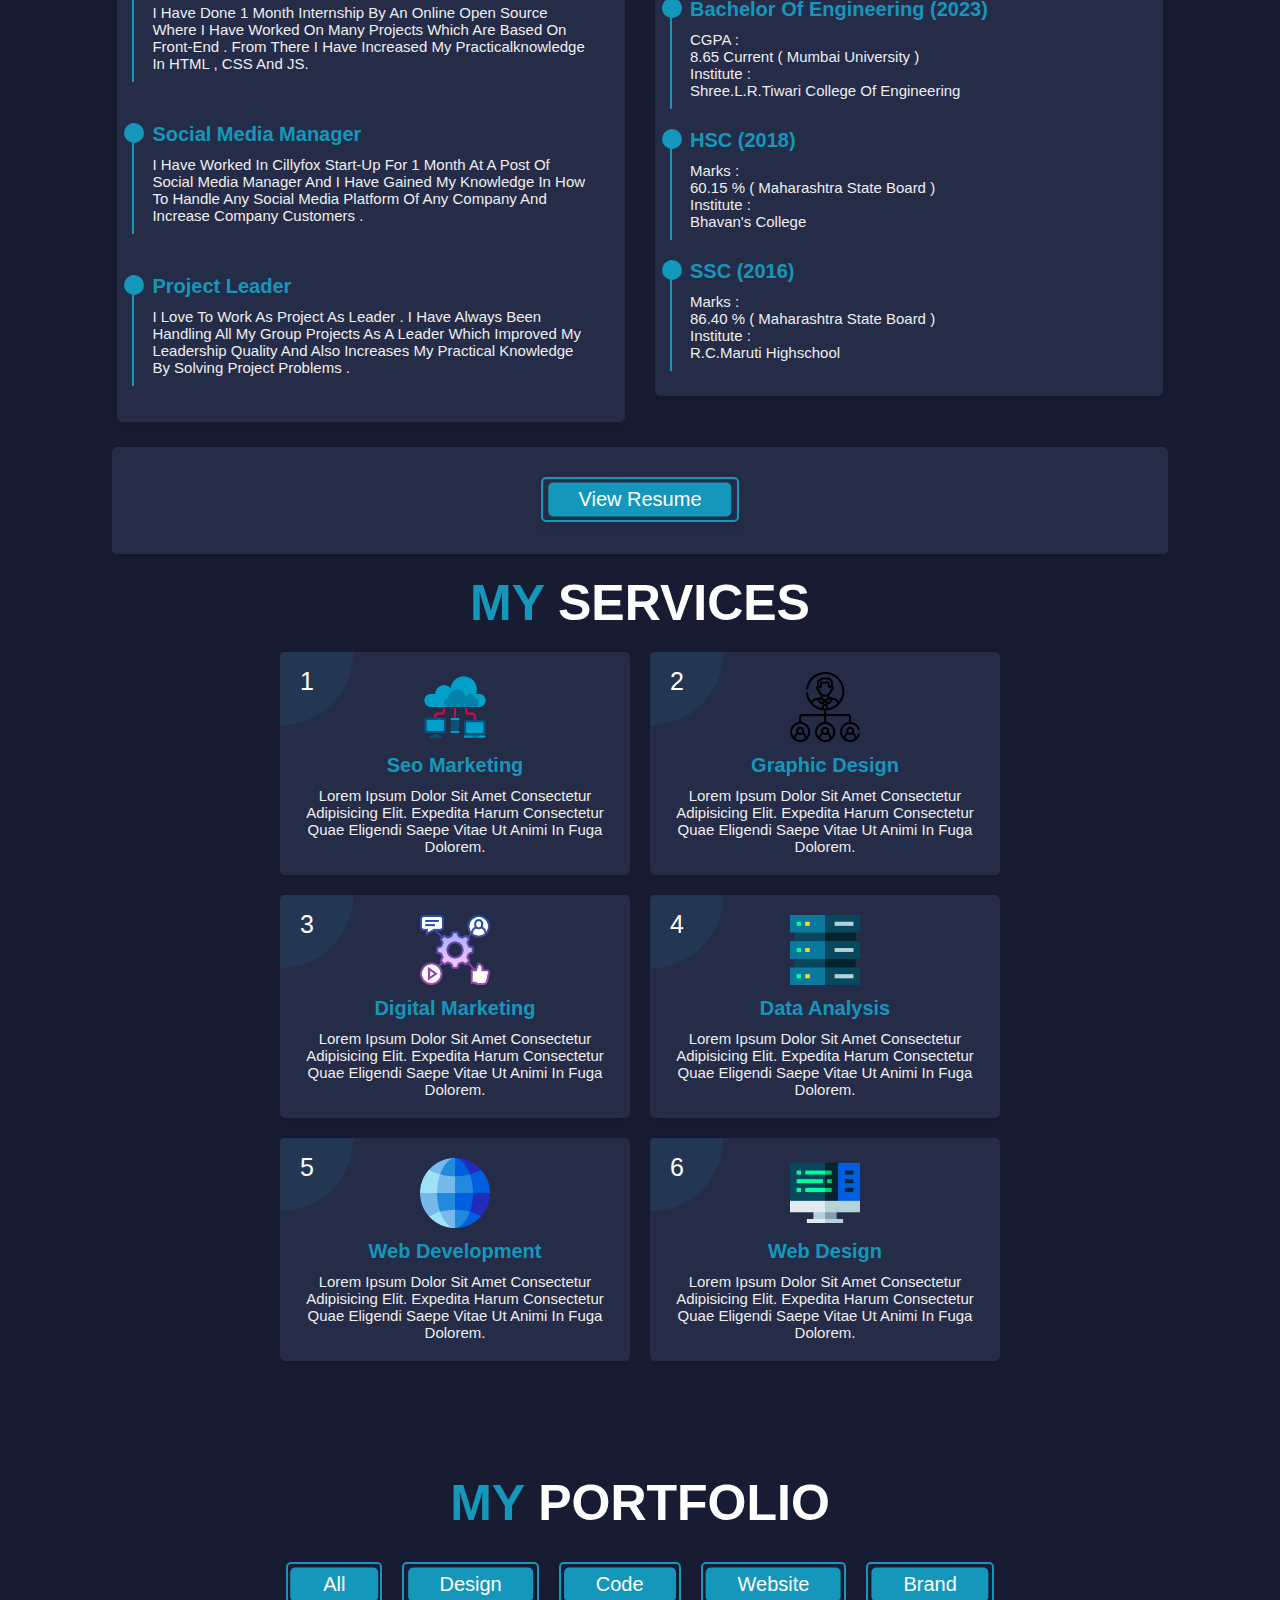
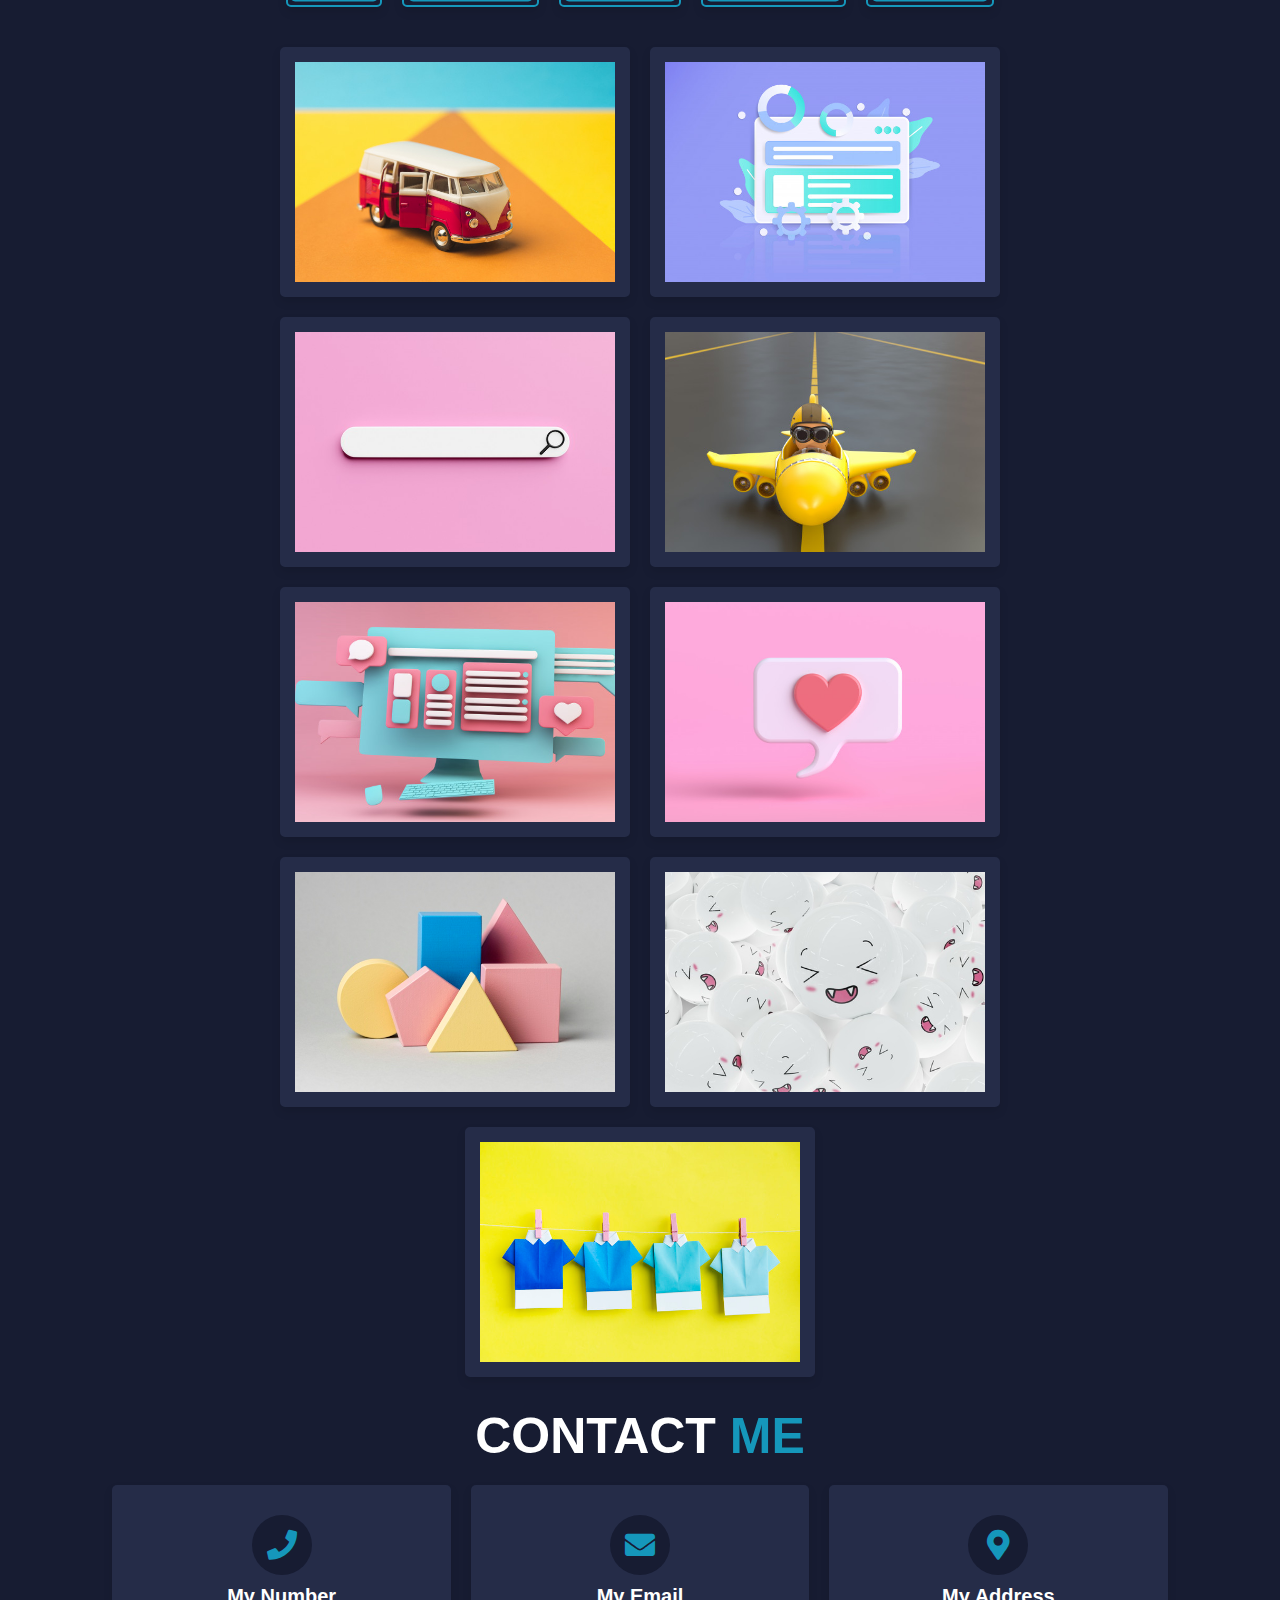
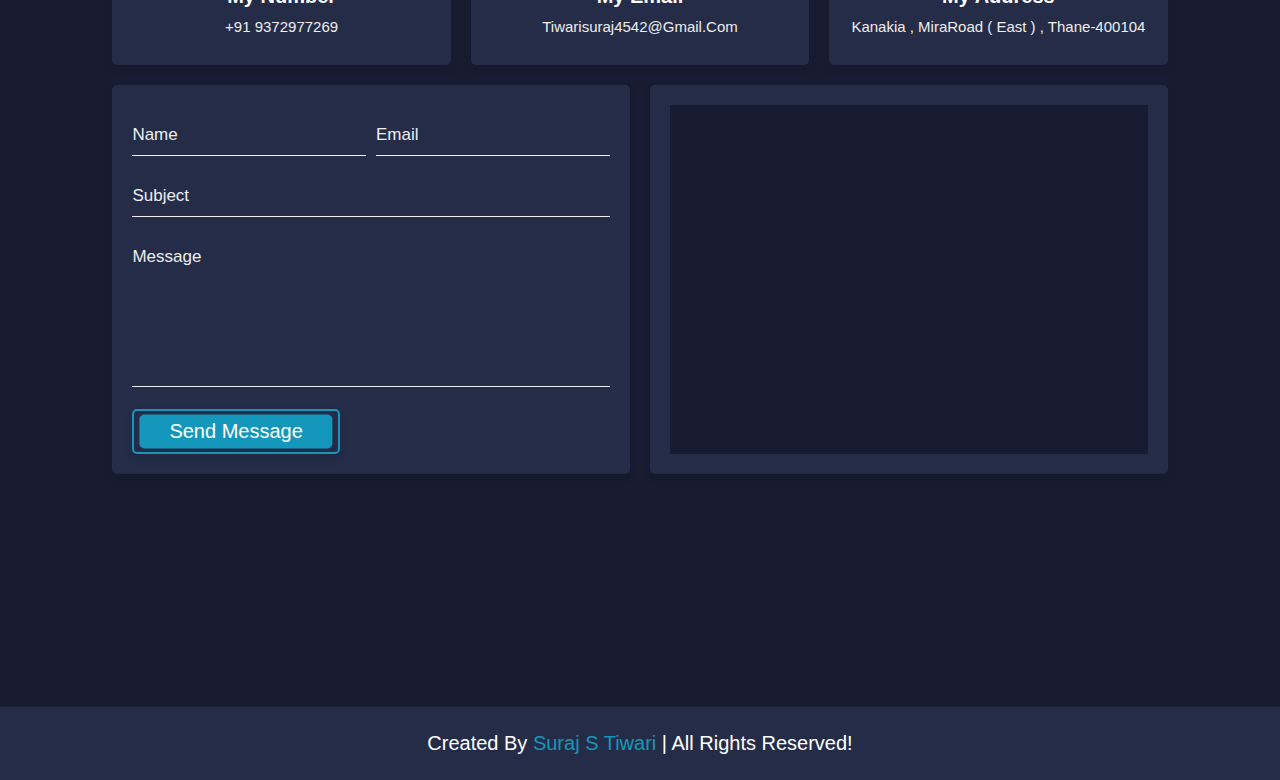
<file: index1.html>
<!DOCTYPE html>
<html lang="en">
<head>
    <meta charset="UTF-8">
    <meta name="viewport" content="width=device-width, initial-scale=1.0">
    <title>Suraj S Tiwari</title>

    <!-- font awesome cdn link  -->
    <link rel="stylesheet" href="https://cdnjs.cloudflare.com/ajax/libs/font-awesome/5.15.3/css/all.min.css">

    <!-- custom css file link  -->
    <link rel="stylesheet" href="style.css">

</head>
<body>
   
<!-- header section starts  -->

<header>

    <div id="menu" class="fas fa-bars"></div>

    <nav class="navbar">
        <a href="#home">home</a>
        <a href="#about">about</a>
        <a href="#services">services</a>
        <a href="#portfolio">portfolio</a>
        <a href="#blog">blog</a>
        <a href="#contact">contact</a>
    </nav>

    <div id="theme-toggler" class="fas fa-moon"></div>

</header>

<!-- header section ends -->

<!-- home section starts  -->

<section class="home" id="home">

    <div class="image">
        <img src="images/mypic.jpeg" alt="">
    </div>

    <div class="content">
        <span class="hello">hello</span>
        <h3> I'M <span>Tiwari Suraj</span> </h3>
        <p>I am a Third year student pursing IT Engineering from SLRTCE .I like understanding complex problems and find a solution for it .I have learned the importance of applying classical strategies to morden day projects . Concentrations in IT Engineering provide a broad knowledge of learning new coding skills .</p>
        <a href="#about" class="btn">about me</a>
    </div>

</section>

<!-- home section ends -->

<section class="about" id="about">

    <h1 class="heading"> about <span>me</span> </h1>

    <div class="row">

        <div class="box">
            <h3 class="title">coding skills</h3>
            <div class="progress">
                <h3> C++ <span>90%</span> </h3>
                <div class="bar"><span></span></div>
            </div>
            <div class="progress">
                <h3> Python <span>70%</span> </h3>
                <div class="bar"><span></span></div>
            </div>
            <div class="progress">
                <h3> HTML <span>90%</span> </h3>
                <div class="bar"><span></span></div>
            </div>
            <div class="progress">
                <h3> CSS <span>80%</span> </h3>
                <div class="bar"><span></span></div>
            </div>
            <div class="progress">
                <h3> Java Script <span>60%</span> </h3>
                <div class="bar"><span></span></div>
            </div> 
        </div>

        <div class="box">
            <h3 class="title">professional skills</h3>
            <div class="progress">
                <h3> Data Structure and Algorithm <span>75%</span> </h3>
                <div class="bar"><span></span></div>
            </div>
            <div class="progress">
                <h3> Problem Solving <span>67%</span> </h3>
                <div class="bar"><span></span></div>
            </div>
            <div class="progress">
                <h3> Web Devlopment <span>85%</span> </h3>
                <div class="bar"><span></span></div>
            </div>
            <div class="progress">
                <h3> Back-End <span>20%</span> </h3>
                <div class="bar"><span></span></div>
            </div>
            <div class="progress">
                <h3> Database ( DBMS ) <span>80%</span> </h3>
                <div class="bar"><span></span></div>
            </div>
        </div>

        <div class="box">
            <h3 class="title">experience</h3>
            <div class="exp-box">
                <h3>Front end development</h3>
                <p>I have done 1 month Internship by an online open source where i have worked on many projects which are based on Front-end . From there i have increased my Practicalknowledge in HTML , CSS and JS.</p>
            </div>
            <br>
            <div class="exp-box">
                <h3>Social Media Manager</h3>
                <p>I have worked in Cillyfox Start-up for 1 month at a post of Social Media Manager and I have gained my knowledge in how to handle any Social media platform of any company and increase Company Customers .</p>
            </div>
            <br>
            <div class="exp-box">
                <h3>Project Leader</h3>
                <p>I love to work as Project as leader . I have always been handling all my group projects as a leader which improved my leadership quality and also increases my practical knowledge by solving project problems .</p>
            </div>
            <br>
        </div>

        <div class="box">
            <h3 class="title">education</h3>
            <div class="exp-box">
                <h3>Bachelor of Engineering (2023)</h3>
                <p>CGPA : <br> 8.65 Current ( Mumbai University ) <br> Institute : <br> Shree.L.R.Tiwari College of Engineering </p>
            </div>
            <div class="exp-box">
                <h3>HSC (2018)</h3>
                <p>Marks : <br> 60.15 % ( Maharashtra State Board ) <br> Institute : <br> Bhavan's College </p>
            </div>
            <div class="exp-box">
                <h3>SSC (2016)</h3>
                <p>Marks : <br> 86.40 % ( Maharashtra State Board ) <br> Institute : <br>  R.C.Maruti Highschool </p>
            </div>
        </div>

    </div>

    <div class="download">
        <a href="Resume.pdf" class="btn"> View Resume </a>
    </div>

</section>

<!-- service section starts  -->

<section class="services" id="services">

    <h1 class="heading"> <span>my</span> services </h1>

    <div class="box-container">

        <div class="box">
            <span class="number">1</span>
            <img src="images/s1.png" alt="">
            <h3>seo marketing</h3>
            <p>Lorem ipsum dolor sit amet consectetur adipisicing elit. Expedita harum consectetur quae eligendi saepe vitae ut animi in fuga dolorem.</p>
        </div>

        <div class="box">
            <span class="number">2</span>
            <img src="images/s2.png" alt="">
            <h3>graphic design</h3>
            <p>Lorem ipsum dolor sit amet consectetur adipisicing elit. Expedita harum consectetur quae eligendi saepe vitae ut animi in fuga dolorem.</p>
        </div>

        <div class="box">
            <span class="number">3</span>
            <img src="images/s3.png" alt="">
            <h3>digital marketing</h3>
            <p>Lorem ipsum dolor sit amet consectetur adipisicing elit. Expedita harum consectetur quae eligendi saepe vitae ut animi in fuga dolorem.</p>
        </div>

        <div class="box">
            <span class="number">4</span>
            <img src="images/s4.png" alt="">
            <h3>data analysis</h3>
            <p>Lorem ipsum dolor sit amet consectetur adipisicing elit. Expedita harum consectetur quae eligendi saepe vitae ut animi in fuga dolorem.</p>
        </div>

        <div class="box">
            <span class="number">5</span>
            <img src="images/s5.png" alt="">
            <h3>web development</h3>
            <p>Lorem ipsum dolor sit amet consectetur adipisicing elit. Expedita harum consectetur quae eligendi saepe vitae ut animi in fuga dolorem.</p>
        </div>

        <div class="box">
            <span class="number">6</span>
            <img src="images/s6.png" alt="">
            <h3>web design</h3>
            <p>Lorem ipsum dolor sit amet consectetur adipisicing elit. Expedita harum consectetur quae eligendi saepe vitae ut animi in fuga dolorem.</p>
        </div>

    </div>

</section>

<!-- service section ends -->

<!-- portfolio section starts  -->

<section class="portfolio" id="portfolio">

    <h1 class="heading"> <span>my</span> portfolio </h1>

    <div class="button-container">
        <div class="btn" data-filter="all">all</div>
        <div class="btn" data-filter="design">design</div>
        <div class="btn" data-filter="code">code</div>
        <div class="btn" data-filter="website">website</div>
        <div class="btn" data-filter="brand">brand</div>
    </div>

    <div class="image-container">

        <div class="box design">
            <img src="images/img1.jpg" alt="">
            <div class="info">
                <h3>PROJECT TITLE</h3>
            </div>
        </div>

        <div class="box design">
            <img src="images/img2.jpg" alt="">
            <div class="info">
                <h3>PROJECT TITLE</h3>
            </div>
        </div>

        <div class="box design">
            <img src="images/img3.jpg" alt="">
            <div class="info">
                <h3>PROJECT TITLE</h3>
            </div>
        </div>

        <div class="box code">
            <img src="images/img4.jpg" alt="">
            <div class="info">
                <h3>PROJECT TITLE</h3>
            </div>
        </div>

        <div class="box code">
            <img src="images/img5.jpg" alt="">
            <div class="info">
                <h3>PROJECT TITLE</h3>
            </div>
        </div>

        <div class="box website">
            <img src="images/img6.jpg" alt="">
            <div class="info">
                <h3>PROJECT TITLE</h3>
            </div>
        </div>

        <div class="box brand">
            <img src="images/img7.jpg" alt="">
            <div class="info">
                <h3>PROJECT TITLE</h3>
            </div>
        </div>

        <div class="box brand">
            <img src="images/img8.jpg" alt="">
            <div class="info">
                <h3>PROJECT TITLE</h3>
            </div>
        </div>

        <div class="box brand">
            <img src="images/img9.jpg" alt="">
            <div class="info">
                <h3>PROJECT TITLE</h3>
            </div>
        </div>

    </div>

</section>

<!-- portfolio section ends -->

<!-- blog section start  -->

<!-- <section class="blog" id="blog">

    <h1 class="heading"> <span>my</span> blogs </h1>

    <div class="box-container">

        <div class="box">
            <img src="images/blog1.jpg" alt="">
            <div class="content">
                <h3 class="info"> <i class="fas fa-user"></i> by, admin <i class="fas fa-calendar"></i> 1st may, 2021 </h3>
                <a href="#" class="title"> blog title goes here </a>
                <p>Lorem ipsum dolor sit amet consectetur, adipisicing elit. Laborum in molestias deleniti fugit excepturi atque cum animi harum distinctio et.</p>
                <a href="#" class="btn">read more</a>
            </div>
        </div>

        <div class="box">
            <img src="images/blog2.jpg" alt="">
            <div class="content">
                <h3 class="info"> <i class="fas fa-user"></i> by, admin <i class="fas fa-calendar"></i> 1st may, 2021 </h3>
                <a href="#" class="title"> blog title goes here </a>
                <p>Lorem ipsum dolor sit amet consectetur, adipisicing elit. Laborum in molestias deleniti fugit excepturi atque cum animi harum distinctio et.</p>
                <a href="#" class="btn">read more</a>
            </div>
        </div>

        <div class="box">
            <img src="images/blog3.jpg" alt="">
            <div class="content">
                <h3 class="info"> <i class="fas fa-user"></i> by, admin <i class="fas fa-calendar"></i> 1st may, 2021 </h3>
                <a href="#" class="title"> blog title goes here </a>
                <p>Lorem ipsum dolor sit amet consectetur, adipisicing elit. Laborum in molestias deleniti fugit excepturi atque cum animi harum distinctio et.</p>
                <a href="#" class="btn">read more</a>
            </div>
        </div>

        <div class="box">
            <img src="images/blog4.jpg" alt="">
            <div class="content">
                <h3 class="info"> <i class="fas fa-user"></i> by, admin <i class="fas fa-calendar"></i> 1st may, 2021 </h3>
                <a href="#" class="title"> blog title goes here </a>
                <p>Lorem ipsum dolor sit amet consectetur, adipisicing elit. Laborum in molestias deleniti fugit excepturi atque cum animi harum distinctio et.</p>
                <a href="#" class="btn">read more</a>
            </div>
        </div>

        <div class="box">
            <img src="images/blog5.jpg" alt="">
            <div class="content">
                <h3 class="info"> <i class="fas fa-user"></i> by, admin <i class="fas fa-calendar"></i> 1st may, 2021 </h3>
                <a href="#" class="title"> blog title goes here </a>
                <p>Lorem ipsum dolor sit amet consectetur, adipisicing elit. Laborum in molestias deleniti fugit excepturi atque cum animi harum distinctio et.</p>
                <a href="#" class="btn">read more</a>
            </div>
        </div>

        <div class="box">
            <img src="images/blog6.jpg" alt="">
            <div class="content">
                <h3 class="info"> <i class="fas fa-user"></i> by, admin <i class="fas fa-calendar"></i> 1st may, 2021 </h3>
                <a href="#" class="title"> blog title goes here </a>
                <p>Lorem ipsum dolor sit amet consectetur, adipisicing elit. Laborum in molestias deleniti fugit excepturi atque cum animi harum distinctio et.</p>
                <a href="#" class="btn">read more</a>
            </div>
        </div>

    </div>

</section> -->

<!-- blog section ends -->

<!-- contact section starts  -->

<section class="contact" id="contact">

    <h1 class="heading"> contact <span>me</span> </h1>

    <div class="box-container">
        
        <div class="box">
            <i class="fas fa-phone"></i>
            <h3>my number</h3>
            <p>+91 9372977269</p>
        </div>

        <div class="box">
            <i class="fas fa-envelope"></i>
            <h3>my email</h3>
            <p>tiwarisuraj4542@gmail.com</p>
        </div>

        <div class="box">
            <i class="fas fa-map-marker-alt"></i>
            <h3>my address</h3>
            <p>Kanakia , MiraRoad ( East ) , Thane-400104</p>
        </div>

    </div>

    <div class="row">

        <form action="">
            <div class="inputBox">
                <input type="text" placeholder="name">
                <input type="email" placeholder="email">
            </div>
            <input type="text" placeholder="subject">
            <textarea name="" id="" cols="30" rows="10" placeholder="message"></textarea>
            <button class="btn"> send message </button>
        </form>

        <iframe class="map" src="https://www.google.com/maps/embed?pb=!1m18!1m12!1m3!1d30153.788252261566!2d72.82321484621745!3d19.141690214227783!2m3!1f0!2f0!3f0!3m2!1i1024!2i768!4f13.1!3m3!1m2!1s0x3be7b63aceef0c69%3A0x2aa80cf2287dfa3b!2sJogeshwari%20West%2C%20Mumbai%2C%20Maharashtra%20400047!5e0!3m2!1sen!2sin!4v1617786516134!5m2!1sen!2sin" allowfullscreen="" loading="lazy"></iframe>

    </div>

</section>

<!-- contact section ends -->

<!-- footer section  -->

<div class="footer">created by <span> Suraj S Tiwari </span> | all rights reserved!</div>


<!-- jquery cdn link  -->
<script src="https://cdnjs.cloudflare.com/ajax/libs/jquery/3.6.0/jquery.min.js"></script>

<!-- custom js file link  -->
<script src="script.js"></script>

</body>
</html>
</file>
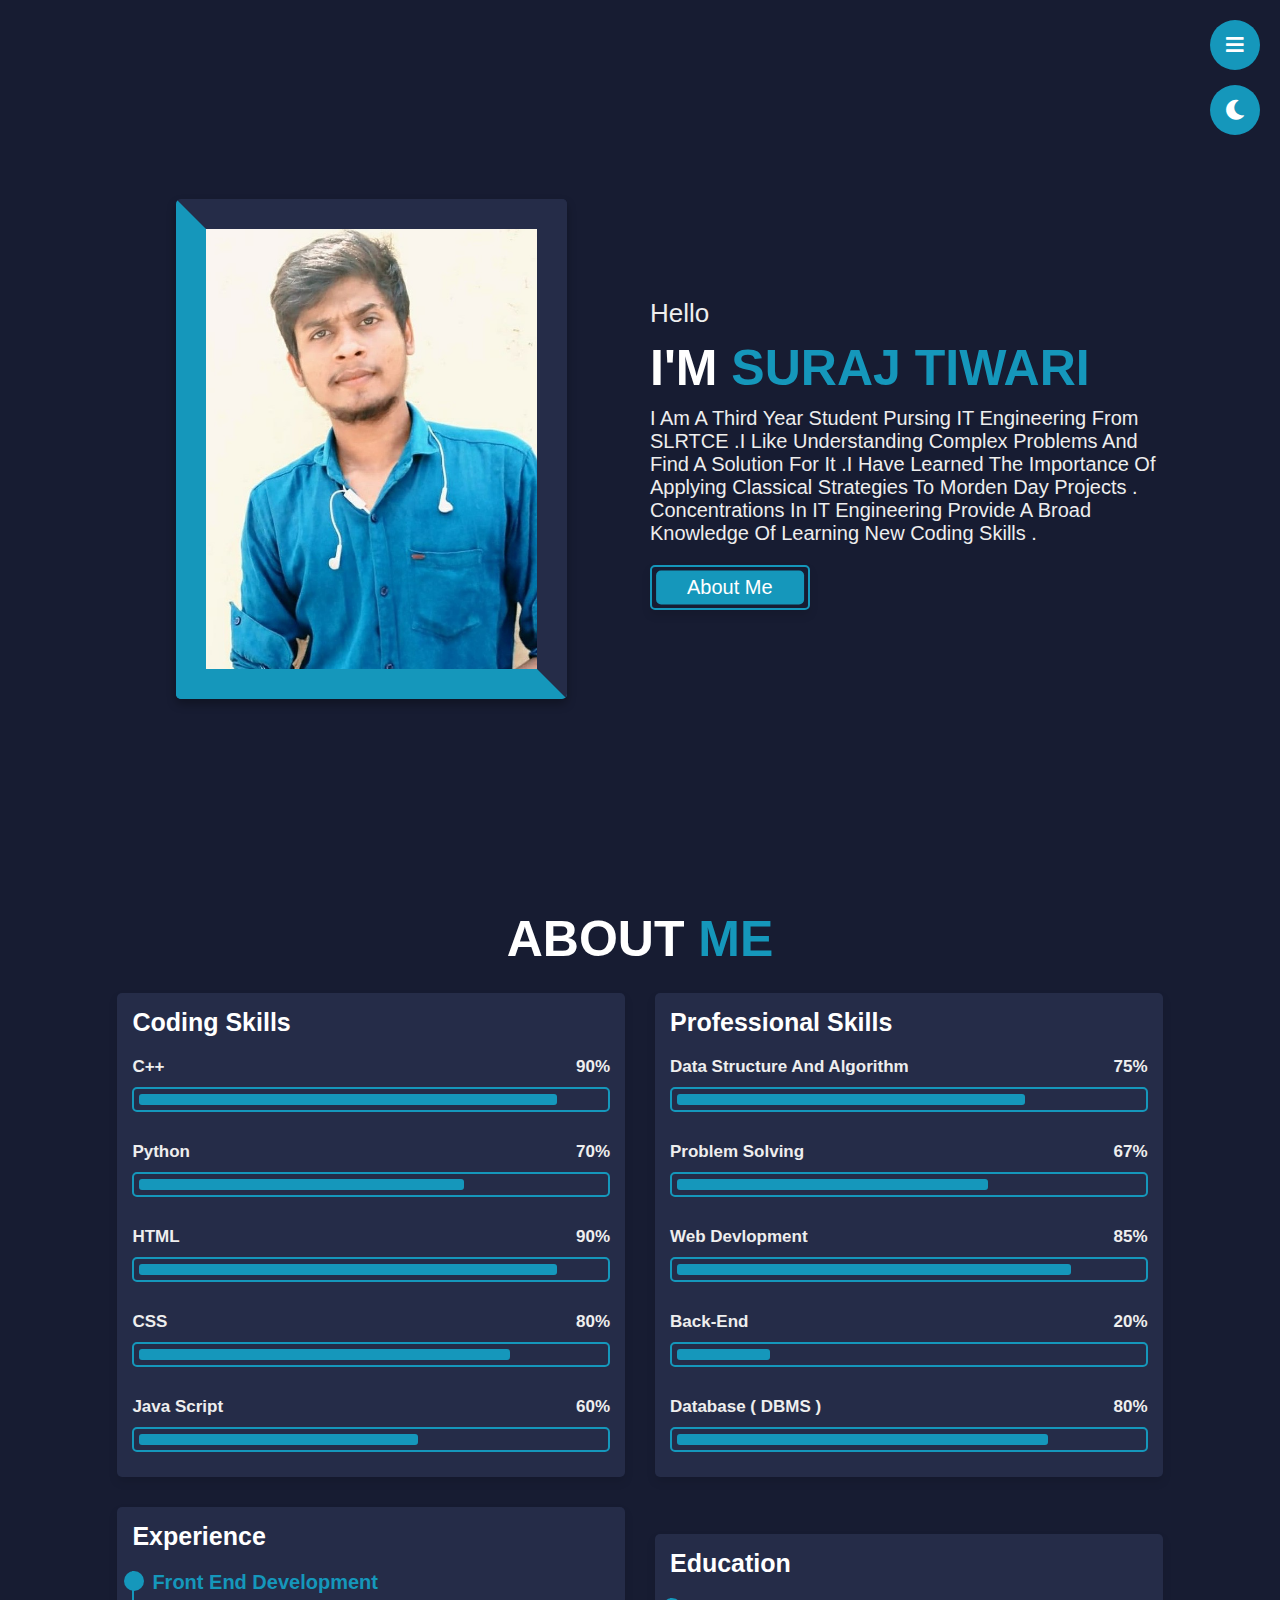
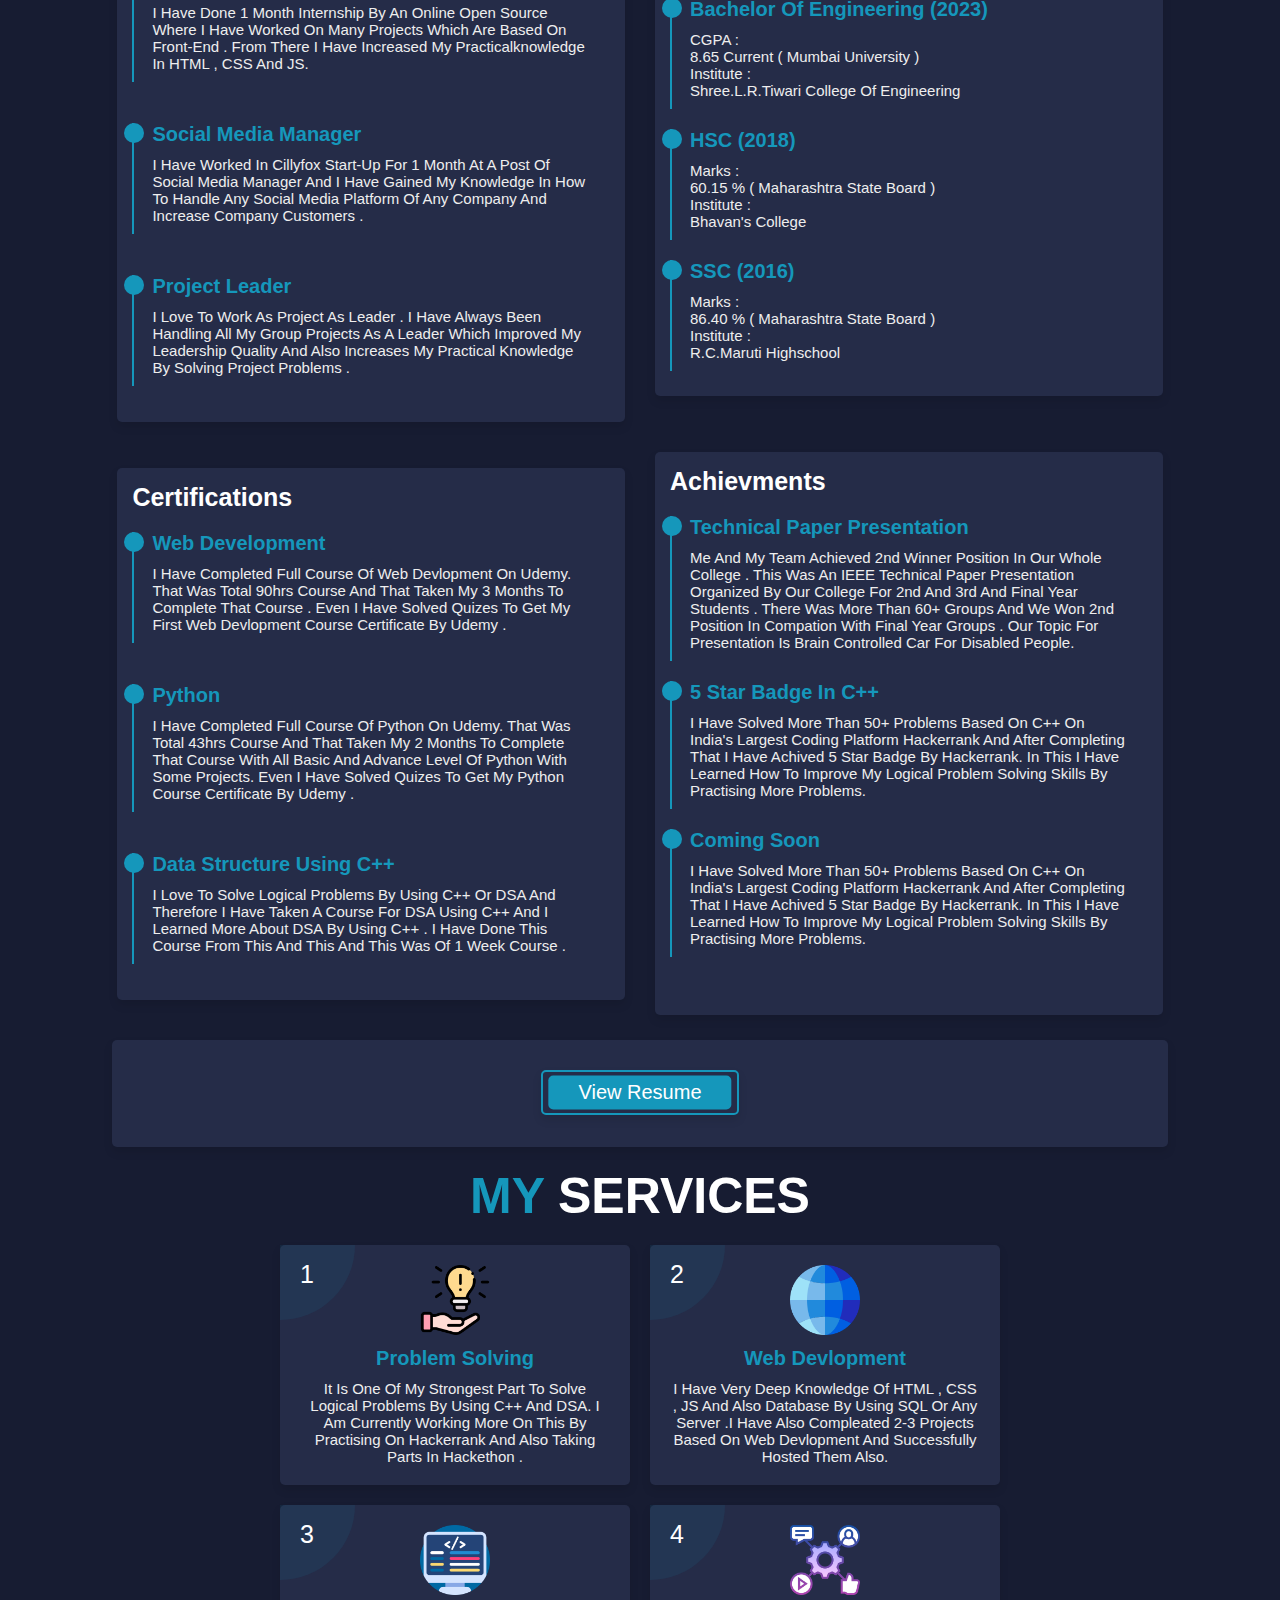
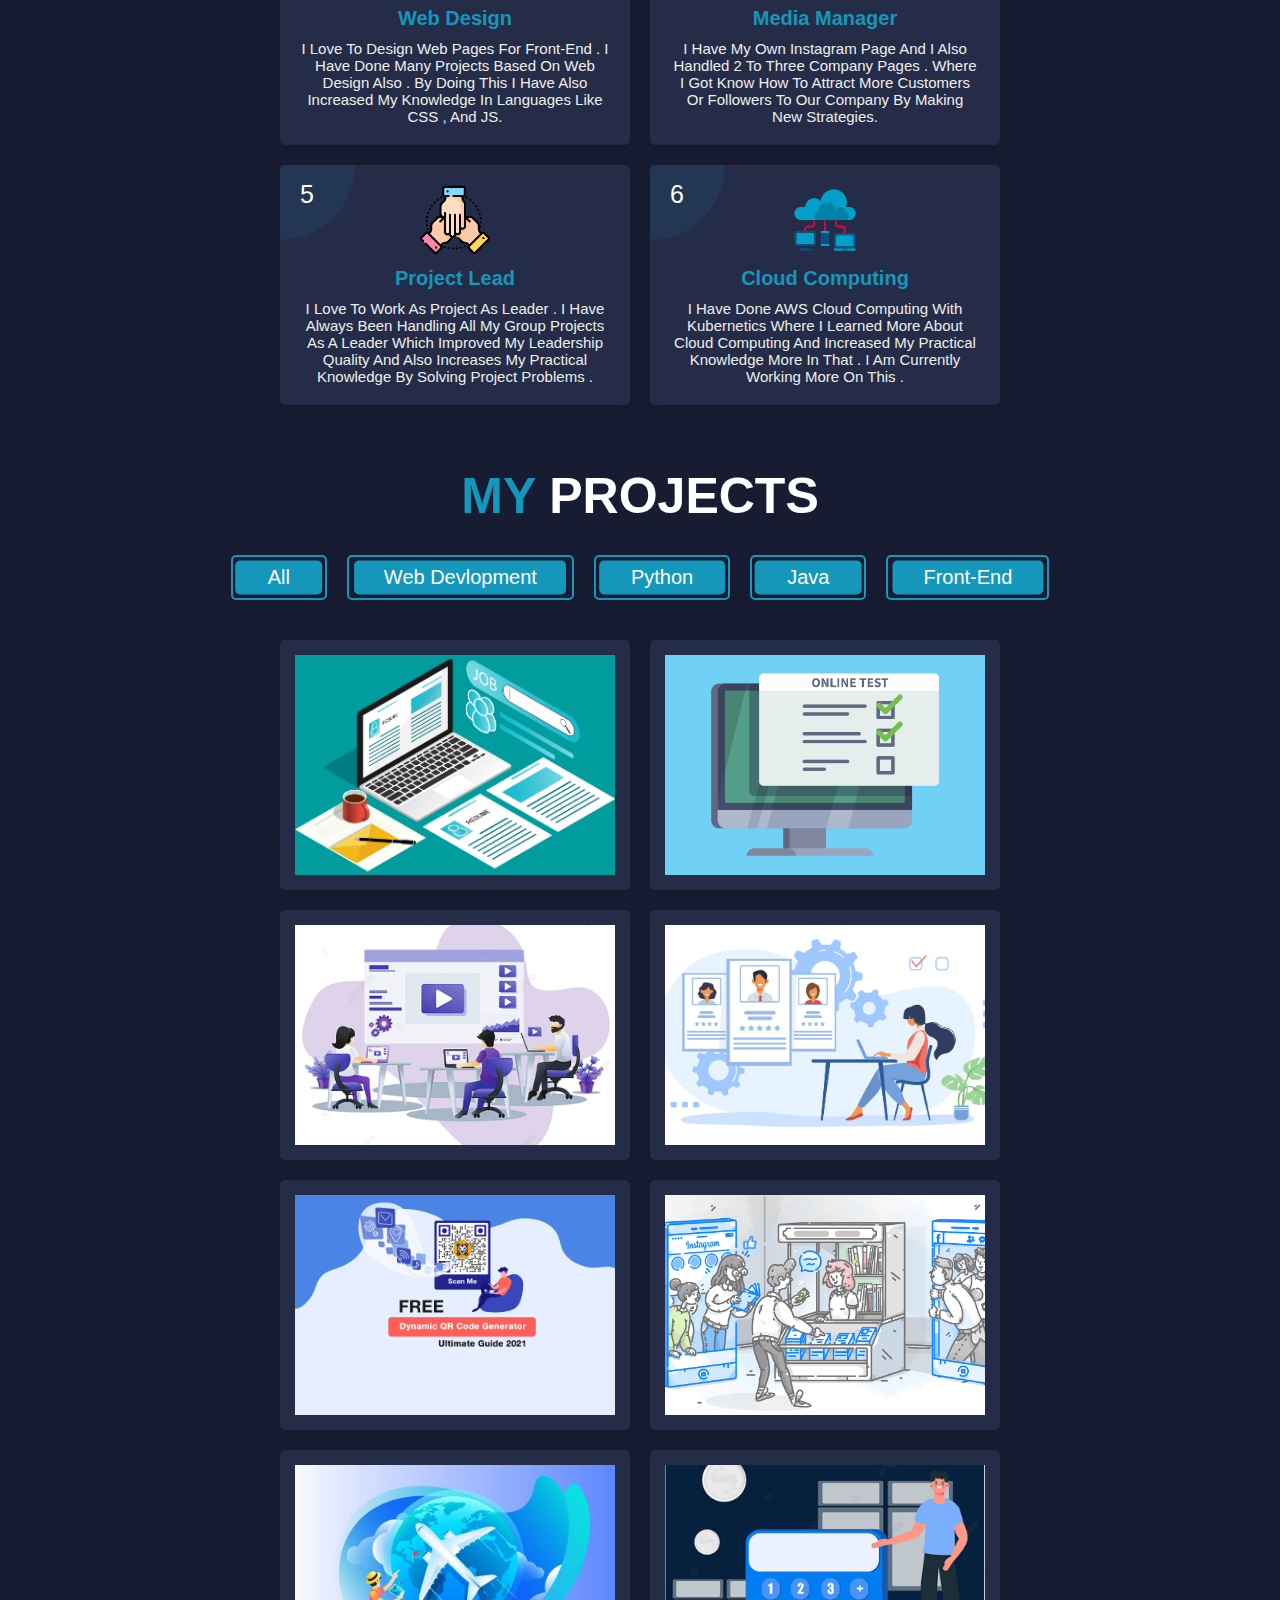
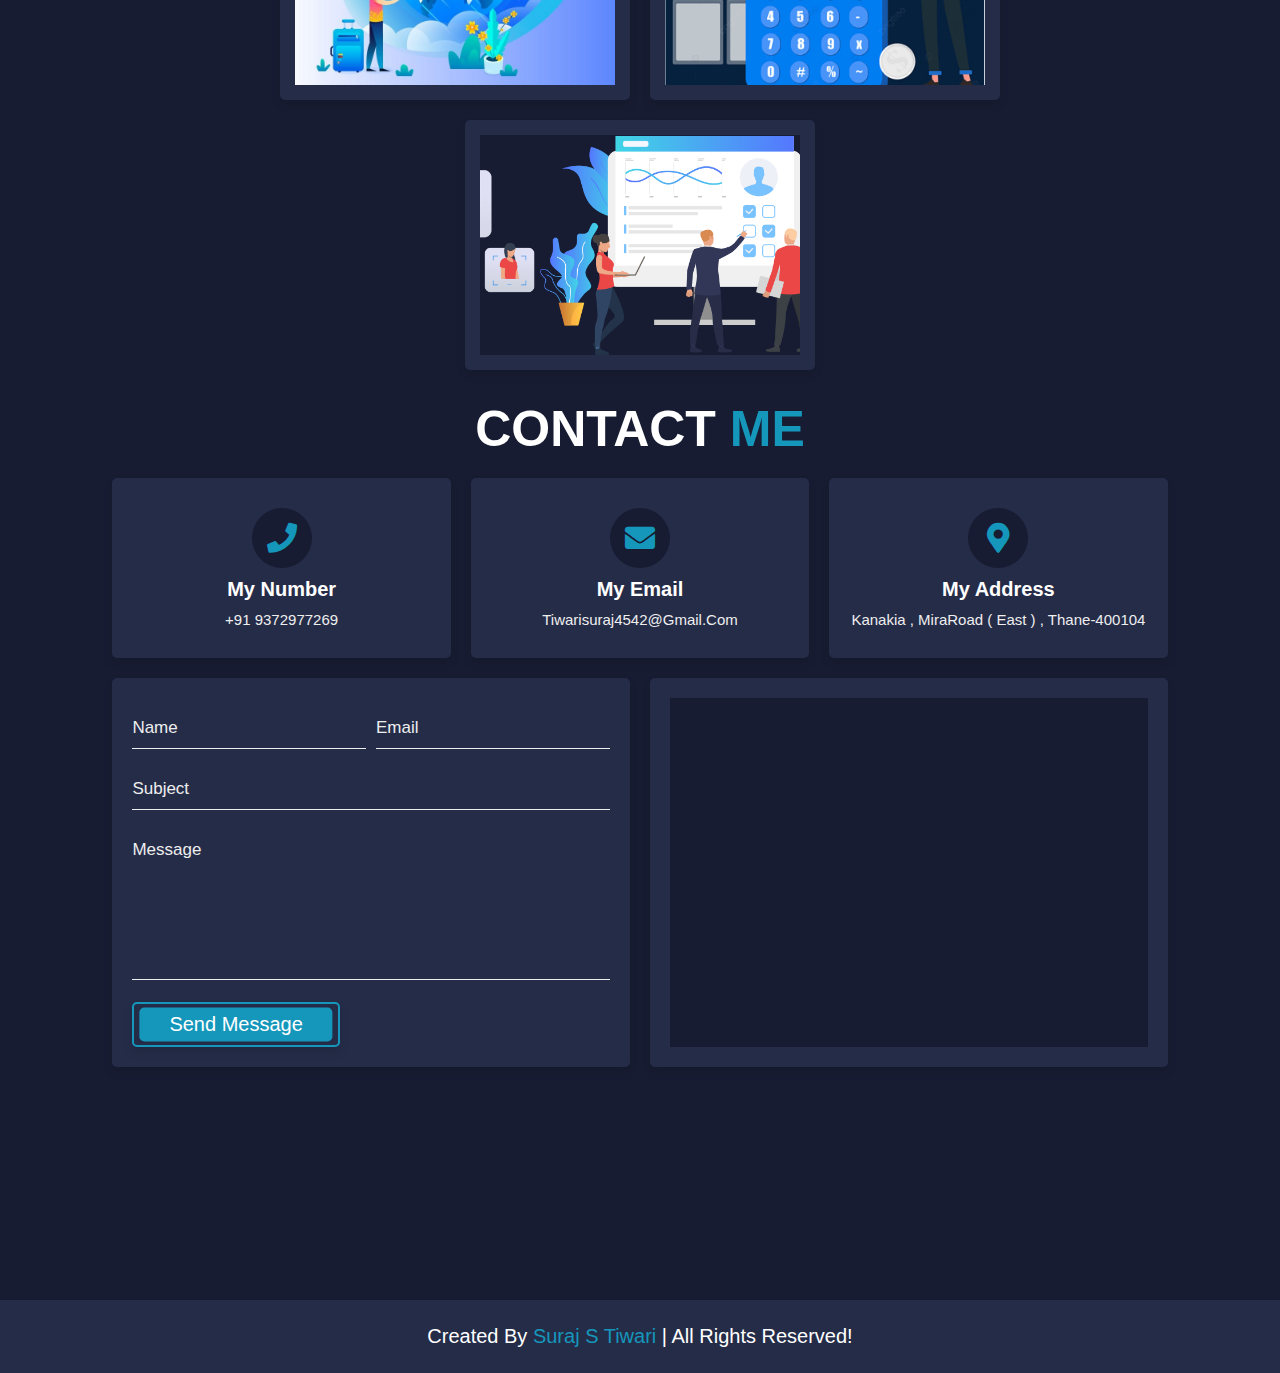
<file: indexx.html>
<!DOCTYPE html>
<html lang="en">
<head>
    <meta charset="UTF-8">
    <meta name="viewport" content="width=device-width, initial-scale=1.0">
    <title>Suraj S Tiwari</title>

    <!-- font awesome cdn link  -->
    <link rel="stylesheet" href="https://cdnjs.cloudflare.com/ajax/libs/font-awesome/5.15.3/css/all.min.css">

    <!-- custom css file link  -->
    <link rel="stylesheet" href="style.css">

</head>
<body>
   
<!-- header section starts  -->

<header>

    <div id="menu" class="fas fa-bars"></div>

    <nav class="navbar">
        <a href="#home">home</a>
        <a href="#about">about</a>
        <a href="#services">services</a>
        <a href="#portfolio">Projects</a>
        <a href="#contact">contact</a>
    </nav>

    <div id="theme-toggler" class="fas fa-moon"></div>

</header>

<!-- header section ends -->

<!-- home section starts  -->

<section class="home" id="home">

    <div class="image">
        <img src="images/mypic.jpeg" alt="">
    </div>

    <div class="content">
        <span class="hello">hello</span>
        <h3> I'M <span> SURAJ TIWARI </span> </h3>
        <p>I am a Third year student pursing IT Engineering from SLRTCE .I like understanding complex problems and find a solution for it .I have learned the importance of applying classical strategies to morden day projects . Concentrations in IT Engineering provide a broad knowledge of learning new coding skills .</p>
        <a href="#about" class="btn">about me</a>
    </div>

</section>

<!-- home section ends -->

<section class="about" id="about">

    <h1 class="heading"> about <span>me</span> </h1>

    <div class="row">

        <div class="box">
            <h3 class="title">coding skills</h3>
            <div class="progress">
                <h3> C++ <span>90%</span> </h3>
                <div class="bar"><span></span></div>
            </div>
            <div class="progress">
                <h3> Python <span>70%</span> </h3>
                <div class="bar"><span></span></div>
            </div>
            <div class="progress">
                <h3> HTML <span>90%</span> </h3>
                <div class="bar"><span></span></div>
            </div>
            <div class="progress">
                <h3> CSS <span>80%</span> </h3>
                <div class="bar"><span></span></div>
            </div>
            <div class="progress">
                <h3> Java Script <span>60%</span> </h3>
                <div class="bar"><span></span></div>
            </div> 
        </div>

        <div class="box">
            <h3 class="title">professional skills</h3>
            <div class="progress">
                <h3> Data Structure and Algorithm <span>75%</span> </h3>
                <div class="bar"><span></span></div>
            </div>
            <div class="progress">
                <h3> Problem Solving <span>67%</span> </h3>
                <div class="bar"><span></span></div>
            </div>
            <div class="progress">
                <h3> Web Devlopment <span>85%</span> </h3>
                <div class="bar"><span></span></div>
            </div>
            <div class="progress">
                <h3> Back-End <span>20%</span> </h3>
                <div class="bar"><span></span></div>
            </div>
            <div class="progress">
                <h3> Database ( DBMS ) <span>80%</span> </h3>
                <div class="bar"><span></span></div>
            </div>
        </div>

        <div class="box">
            <h3 class="title">experience</h3>
            <div class="exp-box">
                <h3>Front end development</h3>
                <p>I have done 1 month Internship by an online open source where i have worked on many projects which are based on Front-end . From there i have increased my Practicalknowledge in HTML , CSS and JS.</p>
            </div>
            <br>
            <div class="exp-box">
                <h3>Social Media Manager</h3>
                <p>I have worked in Cillyfox Start-up for 1 month at a post of Social Media Manager and I have gained my knowledge in how to handle any Social media platform of any company and increase Company Customers .</p>
            </div>
            <br>
            <div class="exp-box">
                <h3>Project Leader</h3>
                <p>I love to work as Project as leader . I have always been handling all my group projects as a leader which improved my leadership quality and also increases my practical knowledge by solving project problems .</p>
            </div>
            <br>
        </div>

        <div class="box">
            <h3 class="title">education</h3>
            <div class="exp-box">
                <h3>Bachelor of Engineering (2023)</h3>
                <p>CGPA : <br> 8.65 Current ( Mumbai University ) <br> Institute : <br> Shree.L.R.Tiwari College of Engineering </p>
            </div>
            <div class="exp-box">
                <h3>HSC (2018)</h3>
                <p>Marks : <br> 60.15 % ( Maharashtra State Board ) <br> Institute : <br> Bhavan's College </p>
            </div>
            <div class="exp-box">
                <h3>SSC (2016)</h3>
                <p>Marks : <br> 86.40 % ( Maharashtra State Board ) <br> Institute : <br>  R.C.Maruti Highschool </p>
            </div>
        </div>

        <div class="box">
            <h3 class="title">Certifications</h3>
            <div class="exp-box">
                <h3>Web development</h3>
                <p>I have Completed full course of Web Devlopment on Udemy. That was total 90hrs Course and that taken my 3 months to complete that Course . Even i have solved Quizes to get my First Web Devlopment Course Certificate by Udemy . </p>
            </div>
            <br>
            <div class="exp-box">
                <h3>Python</h3>
                <p>I have Completed full course of Python on Udemy. That was total 43hrs Course and that taken my 2 months to complete that Course with all basic and advance level of Python with some projects. Even i have solved Quizes to get my Python Course Certificate by Udemy . </p>
            </div>
            <br>
            <div class="exp-box">
                <h3>Data Structure using C++</h3>
                <p>I love to solve logical problems by using C++ or DSA and therefore i have taken a course for DSA using C++ and i learned more about DSA by using C++ . I have done this course from this and this and this was of 1 week Course .</p>
            </div>
            <br>
        </div>

        <div class="box">
            <h3 class="title">Achievments</h3>
            <div class="exp-box">
                <h3>Technical Paper Presentation</h3>
                <p>Me and my team achieved 2nd Winner Position in our Whole college . This was an IEEE Technical Paper presentation organized by our college for 2nd and 3rd and Final year Students . There was more than 60+ groups and we won 2nd Position in Compation with Final year Groups . Our topic for presentation is Brain Controlled Car for Disabled People.</p>
            </div>
            <div class="exp-box">
                <h3>5 Star Badge in C++</h3>
                <p>I have solved more than 50+ problems based on C++ on India's Largest coding platform Hackerrank and after completing that i have achived 5 star Badge by Hackerrank. In this i have learned how to improve my logical problem solving skills by practising more problems. </p>
            </div>
            <div class="exp-box">
                <h3>Coming Soon</h3>
                <p>I have solved more than 50+ problems based on C++ on India's Largest coding platform Hackerrank and after completing that i have achived 5 star Badge by Hackerrank. In this i have learned how to improve my logical problem solving skills by practising more problems. </p>
            </div>
            <br>
            <br>
            <br>
        </div>


    </div>

    <div class="download">
        <a href="Resume.pdf" class="btn"> View Resume </a>
    </div>

</section>

<!-- service section starts  -->

<section class="services" id="services">

    <h1 class="heading"> <span>my</span> services </h1>

    <div class="box-container">

        <div class="box">
            <!-- Icon images are taken from : www.flaticon.com -->
            <span class="number">1</span>
            <img src="images/s12.png" alt="">
            <h3>Problem Solving</h3>
            <p>It is one of my Strongest part to solve logical problems by using C++ and DSA. I am currently working more on this  by practising on Hackerrank and also taking parts in Hackethon .</p>
        </div>

        <div class="box">
            <span class="number">2</span>
            <img src="images/s5.png" alt="">
            <h3>Web Devlopment</h3>
            <p>I have very Deep knowledge of HTML , CSS , JS and also Database by using SQL or any server .I have also compleated 2-3 Projects based on Web devlopment and Successfully hosted them also.</p>
        </div>

        <div class="box">
            <span class="number">3</span>
            <img src="images/s66.png" alt="">
            <h3>Web Design</h3>
            <p>I love to design web pages for Front-End . I have done many projects based on web design also . By doing this i have also increased my knowledge in Languages like CSS , and JS.</p>
        </div>

        <div class="box">
            <span class="number">4</span>
            <img src="images/s3.png" alt="">
            <h3>Media Manager</h3>
            <p>I have my own instagram page and i also handled 2 to three Company pages . Where i got know how to attract more customers or followers to our company by making new strategies.</p>
        </div>

        <div class="box">
            <span class="number">5</span>
            <img src="images/s22.png" alt="">
            <h3>Project Lead</h3>
            <p>I Love To Work As Project As Leader . I Have Always Been Handling All My Group Projects As A Leader Which Improved My Leadership Quality And Also Increases My Practical Knowledge By Solving Project Problems .</p>
        </div>

        <div class="box">
            <span class="number">6</span>
            <img src="images/s1.png" alt="">
            <h3>Cloud Computing</h3>
            <p>I have done AWS cloud computing with kubernetics where i learned more about Cloud Computing and Increased my practical knowledge more in that . I am currently working more on this .</p>
        </div>

    </div>

</section>

<!-- service section ends -->

<!-- portfolio section starts  -->

 <section class="portfolio" id="portfolio">

    <h1 class="heading"> <span>my</span> Projects </h1>

   <div class="button-container">
        <div class="btn" data-filter="all">all</div>
        <div class="btn" data-filter="design">Web Devlopment</div>
        <div class="btn" data-filter="code">Python</div>
        <div class="btn" data-filter="website">Java</div>
        <div class="btn" data-filter="brand">Front-End</div>
    </div>

    <div class="image-container">

        <div class="box design img-with-text ">
            <a href="https://github.com/Suraj-45/Online-Resume-Generator">
                <img src="images/resume11.png" alt="" >
            <div class="info">
                <h3>Resume Generator</h3>
            </div></a>           
        </div>

        <div class="box design">
            <a href="https://github.com/Suraj-45?tab=repositories">
                <img src="images/quitz2.png" alt="" >
            <div class="info">
                <h3>Online Quitz</h3>
            </div></a>
        </div>

        <div class="box design">
            <a href="https://github.com/Suraj-45/Free-Educator-Website">
                <img src="images/Education1.png" alt="" >
            <div class="info">
                <h3>Free Coding Class</h3>
            </div></a>
            <!-- <img src="images/Education1.png" alt="">
            <div class="info">
                <h3>Free Coding Education</h3>
            </div> -->
        </div>

        <div class="box code">
            <a href="https://github.com/Suraj-45/PlacementManagement">
                <img src="images/place.jpg" alt="" >
            <div class="info">
                <h3>Placement Management</h3>
            </div></a>
            <!-- <img src="images/" alt="">
            <div class="info">
                <h3></h3>
            </div> -->
        </div>

        <div class="box code">
            <a href="https://github.com/Suraj-45/QR-Code-Generator">
                <img src="images/qr2.jpg" alt="" >
            <div class="info">
                <h3>QR code Generator</h3>
            </div></a>
            <!-- <img src="images/" alt="">
            <div class="info">
                <h3>Generator</h3>
            </div> -->
        </div>

        <div class="box website">
            <a href="https://github.com/Suraj-45/OnlineBookReselling">
                <img src="images/book.png" alt="" >
            <div class="info">
                <h3>Online Book Reselling</h3>
            </div></a>
            <!-- <img src="images/book.png" alt="">
            <div class="info">
                <h3></h3>
            </div> -->
        </div>

        <div class="box brand">
            <a href="https://github.com/Suraj-45/TourismSite">
                <img src="images/travel.jpg" alt="" >
            <div class="info">
                <h3>Travel Management</h3>
            </div></a>
            <!-- <img src="images/" alt="">
            <div class="info">
                <h3></h3>
            </div> -->
        </div>

        <div class="box brand">
            <a href="https://github.com/Suraj-45/GUI-Calculator-in-HTML-">
                <img src="images/calc.png" alt="" >
            <div class="info">
                <h3>GUI-Calculator</h3>
            </div></a>
            <!-- <img src="images/calc.png" alt="">
            <div class="info">
                <h3></h3>
            </div> -->
        </div>

        <div class="box brand">
            <a href="https://github.com/Suraj-45">
                <img src="images/port2.png" alt="" >
            <div class="info">
                <h3>My Portfolio</h3>
            </div></a>
            <!-- <img src="images/port2.png" alt="">
            <div class="info">
                <h3>My Portfolio</h3>
            </div> -->
        </div>

        <!-- <div class="box website">
            <img src="images/img7.jpg" alt="">
            <div class="info">
                <h3>Java2</h3>
            </div>
        </div>

        <div class="box design">
            <img src="images/img8.jpg" alt="">
            <div class="info">
                <h3>GUI-Calculator</h3>
            </div>
        </div>

        <div class="box design">
            <img src="images/img9.jpg" alt="">
            <div class="info">
                <h3>My Portfolio</h3>
            </div>
        </div> -->

    </div>

</section>

<!-- portfolio section ends -->


<!-- contact section starts  -->

<section class="contact" id="contact">

    <h1 class="heading"> contact <span>me</span> </h1>

    <div class="box-container">
        
        <div class="box">
            <i class="fas fa-phone"></i>
            <h3>my number</h3>
            <p>+91 9372977269</p>
        </div>

        <div class="box">
            <i class="fas fa-envelope"></i>
            <h3>my email</h3>
            <p>tiwarisuraj4542@gmail.com</p>
        </div>

        <div class="box">
            <i class="fas fa-map-marker-alt"></i>
            <h3>my address</h3>
            <p>Kanakia , MiraRoad ( East ) , Thane-400104</p>
        </div>

    </div>

    <div class="row">

        <form action="">
            <div class="inputBox">
                <input type="text" placeholder="name">
                <input type="email" placeholder="email">
            </div>
            <input type="text" placeholder="subject">
            <textarea name="" id="" cols="30" rows="10" placeholder="message"></textarea>
            <button class="btn"> send message </button>
        </form>

        <iframe class="map" src="https://www.google.com/maps/embed?pb=!1m18!1m12!1m3!1d60256.07490677458!2d72.84151697759167!3d19.282162614192792!2m3!1f0!2f0!3f0!3m2!1i1024!2i768!4f13.1!3m3!1m2!1s0x3be7b0458cf7298b%3A0x468ed839e9df2b21!2sMira%20Road%2C%20Mira%20Bhayandar%2C%20Maharashtra!5e0!3m2!1sen!2sin!4v1637946348891!5m2!1sen!2sin" allowfullscreen="" loading="lazy"></iframe>

    </div>

</section>

<!-- contact section ends -->

<!-- footer section  -->

<div class="footer">created by <span> Suraj S Tiwari </span> | all rights reserved!</div>


<!-- jquery cdn link  -->
<script src="https://cdnjs.cloudflare.com/ajax/libs/jquery/3.6.0/jquery.min.js"></script>

<!-- custom js file link  -->
<script src="script.js"></script>

</body>
</html>
</file>
<file: style.css>
:root{
    /*--main-color:#4C84FF;*/ /*Original*/
    /*--main-color:#FA9579;*/ 
    --main-color:#1597BB;
    /*--main-color:#FA9579; */ /*Light Orange*/
    /*--main-color:#16C79A;*/ /*Green*/
    --primary-bg-color:#fff;
    --secondary-bg-color:#eee;
    --primary-text-color:#222;
    --secondary-text-color:#666;
}

@import url('https://fonts.googleapis.com/css2?family=Roboto:wght@100;300;400&display=swap');

*{
    font-family: 'Roboto', sans-serif;
    margin:0; padding:0;
    box-sizing: border-box;
    text-transform: capitalize;
    outline: none; border:none;
    text-decoration: none;
    transition:all .3s cubic-bezier(.38,1.15,.7,1.12);
}

*::selection{
    background-color: var(--main-color);
    color:#fff;
}

html{
    font-size: 62.5%;
    overflow-x: hidden;
}

html::-webkit-scrollbar{
    width:1.3rem;
}

html::-webkit-scrollbar-track{
    background-color: var(--secondary-bg-color);
}

html::-webkit-scrollbar-thumb{
    background-color: var(--main-color);
}

body{
    background:var(--secondary-bg-color);
}

body.dark-theme{
    --primary-bg-color:#252C48;
    --secondary-bg-color:#171C32;
    --primary-text-color:#fff;
    --secondary-text-color:#eee;
}

section{
    min-height: 100vh;
    padding:1rem;
    padding:0 8%;
}

.btn{
    display: inline-block;
    padding:.9rem 3.5rem;
    font-size: 2rem;
    background:none;
    color:#fff;
    border-radius: .5rem;
    box-shadow: 0 .5rem 1rem rgba(0,0,0,.1);
    margin-top: 1rem;
    z-index: 0;
    position: relative;
    overflow: hidden;
    border:.2rem solid var(--main-color);
}

.btn::before{
    content: '';
    position: absolute;
    top:50%; left: 50%;
    transform: translate(-50%, -50%);
    border-radius: .5rem;
    background:var(--main-color);
    height:85%;
    width: 95%;
    z-index: -1;
    transition: .2s linear;
}

.btn:hover:before{
    top:100%;
    transform: translate(-50%, 100%);
}

.btn:hover{
    color:var(--primary-text-color);
}

.heading{
    font-size: 5rem;
    color:var(--primary-text-color);
    text-align: center;
    padding:1rem;
    text-transform: uppercase;
}

.heading span{
    color:var(--main-color);
    text-transform: uppercase;
}

#menu{
    font-size: 2rem;
    background:var(--main-color);
    color:#fff;
    border-radius: 5rem;
    height:5rem;
    width:5rem;
    text-align: center;
    line-height: 5rem;
    position: fixed;
    top: 2rem; right:2rem;
    z-index: 1000;
    cursor: pointer;
}

#menu.fa-times{
    transform:rotate(-180deg);
}

.navbar{
    position: fixed;
    top:2.4rem; right:2.5rem;
    padding:1.1rem 2rem;
    padding-right: 4rem;
    z-index: 999;
    border:.2rem solid var(--main-color);
    border-radius: 1rem;
    background:var(--primary-bg-color);
    opacity: 0;
    transform-origin: top right;
    transform: scale(0);
}

.navbar.nav-toggle{
    opacity: 1;
    transform: scale(1);
}

.navbar a{
    display: block;
    font-size: 2rem;
    padding:1rem;
    padding-right: 7rem;
    color:var(--primary-text-color);
}

.navbar a:hover{
    color:var(--main-color);
    transform: translateX(1rem);
}

.home{
    display: flex;
    align-items: center;
    justify-content: center;
    flex-wrap: wrap;
}

.home .image{
    flex:1 1 40rem;
    padding:1rem;
    text-align: center;
}

.home .image img{
    height:50rem;
    box-shadow: 0 .5rem 1rem rgba(0,0,0,.3);
    border-top: 3rem solid var(--primary-bg-color);
    border-right: 3rem solid var(--primary-bg-color);
    border-bottom: 3rem solid var(--main-color);
    border-left: 3rem solid var(--main-color);
    border-radius: .5rem;
}

.home .content{
    flex:1 1 40rem;
    padding:1rem;
}

.home .content .hello{
    display: inline-block;
    padding:1rem 0;
    font-size: 2.6rem;
    color:var(--secondary-text-color);
}

.home .content h3{
    color:var(--primary-text-color);
    font-size: 5rem;
}

.home .content h3 span{
    color:var(--main-color);
}

.home .content p{
    padding:1rem 0;
    color:var(--secondary-text-color);
    font-size: 2rem;
}

.about .row{
    display: flex;
    align-items: center;
    justify-content: center;
    flex-wrap: wrap;
}

.about .row .box{
    flex:1 1 40rem;
    background-color: var(--primary-bg-color);
    border-radius: .5rem;
    box-shadow: 0 .5rem 1rem rgba(0,0,0,.1);
    padding:.5rem 1.5rem;
    margin:1.5rem;
}

.about .row .box .title{
    color:var(--primary-text-color);
    font-size: 2.5rem;
    padding:1rem 0;
}

.about .row .box .progress{
    padding:1rem 0;
}

.about .row .box .progress h3{
    font-size: 1.7rem;
    color:var(--secondary-text-color);
    display: flex;
    justify-content: space-between;
}

.about .row .box .progress .bar{
    height: 2.5rem;
    border-radius: .5rem;
    border:.2rem solid var(--main-color);
    padding:.5rem;
    margin:1rem 0;
}

.about .row .box .progress .bar span{
    height: 100%;
    border-radius: .3rem;
    background-color: var(--main-color);
    display: block;
}

.about .row .box:nth-child(1) .progress:nth-child(2) .bar span{
    width: 90%;
}

.about .row .box:nth-child(1) .progress:nth-child(3) .bar span{
    width: 70%;
}

.about .row .box:nth-child(1) .progress:nth-child(4) .bar span{
    width: 90%;
}

.about .row .box:nth-child(1) .progress:nth-child(5) .bar span{
    width: 80%;
}

.about .row .box:nth-child(1) .progress:nth-child(6) .bar span{
    width: 60%;
}

.about .row .box:nth-child(2) .progress:nth-child(2) .bar span{
    width: 75%;
}

.about .row .box:nth-child(2) .progress:nth-child(3) .bar span{
    width: 67%;
}

.about .row .box:nth-child(2) .progress:nth-child(4) .bar span{
    width: 85%;
}

.about .row .box:nth-child(2) .progress:nth-child(5) .bar span{
    width: 20%;
}

.about .row .box:nth-child(2) .progress:nth-child(6) .bar span{
    width: 80%;
}

.about .row .box .exp-box{
    padding:0 1.8rem;
    margin-top: 1rem;
    margin-bottom: 2rem;
    border-left: .2rem solid var(--main-color);
    position: relative;
}

.about .row .box .exp-box h3{
    color:var(--main-color);
    font-size: 2rem;
}

.about .row .box .exp-box p{
    color:var(--secondary-text-color);
    font-size: 1.5rem;
    padding:1rem 0;
}

.about .row .box .exp-box::before{
    content:'';
    position: absolute;
    top:0; left: -1rem;
    border-radius: 50%;
    height: 2rem;
    width: 2rem;
    background: var(--main-color);
}

.about .download{
    background:var(--primary-bg-color);
    border-radius: .5rem;
    text-align: center;
    box-shadow: 0 .5rem 1rem rgba(0,0,0,.1);
    padding:2rem;
    padding-bottom: 3rem;
    margin:1rem;
}

.services .box-container{
    display: flex;
    align-items: center;
    justify-content: center;
    flex-wrap: wrap;
}

.services .box-container .box{
    background:var(--primary-bg-color);
    border-radius: .5rem;
    box-shadow: 0 .5rem 1rem rgba(0,0,0,.1);
    margin:1rem;
    padding:1rem;
    width:35rem;
    text-align: center;
    position: relative;
    z-index: 0;
}

.services .box-container .box .number{
    position: absolute;
    top:1.5rem; left: 2rem;
    font-size: 2.5rem;
    color:var(--primary-text-color);
}

.services .box-container .box img{
    height:7rem;
    width:7rem;
    margin:1rem;
}

.services .box-container .box h3{
    font-size: 2rem;
    color:var(--main-color);
}

.services .box-container .box p{
    font-size: 1.5rem;
    color:var(--secondary-text-color);
    padding:1rem;
}

.services .box-container .box::before{
    content: '';
    position: absolute;
    top:0; left: 0;
    height: 100%;
    width: 100%;
    background:var(--main-color);
    z-index: -1;
    clip-path: circle(25% at 0 0);
    opacity: .1;
    transition: .3s;
}

.services .box-container .box:hover::before{
    clip-path: circle(100%);
}

.portfolio .button-container{
    display: flex;
    align-items: center;
    justify-content: center;
    flex-wrap: wrap;
    padding:1rem 0;
}

.portfolio .button-container .btn{
    margin:1rem;
    cursor: pointer;
}

.portfolio .image-container{
    display: flex;
    align-items: center;
    justify-content: center;
    flex-wrap: wrap;
    padding: 1rem 0;
}

.portfolio .image-container .box{
    width:35rem;
    margin: 1rem;
    border-radius: .5rem;
    box-shadow: 0 .5rem 1rem rgba(0,0,0,.1);
    overflow: hidden;
    height: 25rem;
    position: relative;
    border:1.5rem solid var(--primary-bg-color);
    cursor: pointer;
}

.portfolio .image-container .box img{
    height: 100%;
    width: 100%;
    object-fit: cover;
}

.portfolio .image-container .box .info{
    position: absolute;
    top:0; left: 0;
    height: 100%;
    width: 100%;
    background:var(--primary-bg-color);
    display: flex;
    align-items: center;
    justify-content: center;
    flex-wrap: wrap;
    opacity: .9;
    transform: scale(0);
}

.portfolio .image-container .box:hover .info{
    transform: scale(1);
}

.portfolio .image-container .box .info h3{
    font-size: 2.5rem;
    color:var(--primary-text-color);
}

.blog .box-container{
    display: flex;
    align-items: center;
    justify-content: center;
    flex-wrap: wrap;
}

.blog .box-container .box{
    width:33rem;
    border-radius: .5rem;
    box-shadow: 0 .5rem 1rem rgba(0,0,0,.1);
    margin:1.5rem;
    background: var(--primary-bg-color);
    overflow: hidden;
}

.blog .box-container .box img{
    width: 100%;
    height: 20rem;
    object-fit: cover;
}

.blog .box-container .box .content{
    padding:1.5rem;
}

.blog .box-container .box .content .info{
    border-radius: .5rem;
    box-shadow: 0 .5rem 1rem rgba(0,0,0,.1);
    text-align: center;
    position: relative;
    font-size: 1.5rem;
    color:var(--primary-text-color);
    background:var(--secondary-bg-color);
    padding:1rem;
    margin-top: -4rem;
    margin-bottom: 1rem;
}

.blog .box-container .box .content .info i{
    color:var(--main-color);
    padding:0 1rem;
}

.blog .box-container .box .content .title{
    color:var(--primary-text-color);
    display: block;
    font-size: 2.5rem;
    padding:.5rem 0;
}

.blog .box-container .box .content .title:hover{
    text-decoration: underline;
    color:var(--main-color);
}

.blog .box-container .box .content p{
    color:var(--secondary-text-color);
    padding:.5rem 0;
    font-size: 1.5rem;
}

.contact .row{
    display: flex;
    justify-content: center;
    flex-wrap: wrap;
}

.contact .row form{
    flex:1 1 40rem;
    background: var(--primary-bg-color);
    padding: 2rem;
    margin:1rem;
    box-shadow: 0 .5rem 1rem rgba(0,0,0,.1);
    border-radius: .5rem;
}

.contact .row .map{
    flex:1 1 40rem;
    margin:1rem;
    box-shadow: 0 .5rem 1rem rgba(0,0,0,.1);
    border-radius: .5rem;
    border:2rem solid var(--primary-bg-color);
    width:100%;
}

.contact .row form .inputBox{
    display: flex;
    justify-content: space-between;
    flex-wrap: wrap;
}

.contact .row form input, .contact .row form textarea{
    padding:1rem 0;
    margin:1rem 0;
    font-size: 1.7rem;
    border-bottom: .1rem solid var(--secondary-text-color);
    text-transform: none;
    background:none;
    color:var(--main-color);
    width: 100%;
}

.contact .row form input::placeholder, .contact .row form textarea::placeholder{
    text-transform: capitalize;
    color:var(--secondary-text-color);
}

.contact .row form input:focus, .contact .row form textarea:focus{
    border-color: var(--main-color);
}

.contact .row form .inputBox input{
    width:49%;
}

.contact .row form textarea{
    height: 15rem;
    resize: none;
}

.contact .row form .btn{
    cursor: pointer;
}

.contact .box-container{
    display: flex;
    justify-content: space-between;
    flex-wrap: wrap;
    align-items: center;
}

.contact .box-container .box{
    flex:1 1 30rem;
    margin:1rem;
    padding:3rem 1rem;
    background:var(--primary-bg-color);
    box-shadow: 0 .5rem 1rem rgba(0,0,0,.1);
    border-radius: .5rem;
    text-align: center;
}

.contact .box-container .box i{
    height: 6rem;
    width:6rem;
    line-height: 6rem;
    border-radius: 50%;
    font-size: 3rem;
    background:var(--secondary-bg-color);
    color:var(--main-color);
}

.contact .box-container .box h3{
    color:var(--primary-text-color);
    padding:1rem 0;
    font-size: 2rem;
}

.contact .box-container .box p{
    font-size: 1.5rem;
    color:var(--secondary-text-color);
}

.footer{
    padding:2.5rem 1rem;
    text-align: center;
    font-size: 2rem;
    color:var(--primary-text-color);
    background: var(--primary-bg-color);
    margin-top: 1rem;
}

.footer span{
    color:var(--main-color);
}

#theme-toggler{
    position: fixed;
    top:8.5rem; right:2rem;
    z-index: 998;
    height: 5rem;
    width:5rem;
    line-height: 5rem;
    text-align: center;
    font-size: 2rem;
    background:var(--main-color);
    color:#fff;
    cursor: pointer;
    border-radius: 5rem;
}

#theme-toggler.fa-sun{
    transform:rotate(-180deg);
}



/* media queries  */

@media (max-width:991px){

    html{
        font-size: 55%;
    }

    section{
        padding:1rem;
        padding: 0 3%;
    }

}

@media (max-width:768px){

    .home .image img{
        height: auto;
        width: 100%;
    }

}

@media (max-width:400px){

    html{
        font-size: 50%;
    }

    .services .box-container .box{
        width: 100%;
    }

    .portfolio .image-container .box{
        width:100%;
    }

    .blog .box-container .box{
        width:100%;
    }

    .contact .row form .inputBox input{
        width:100%;
    }

}


/*-------------------------------------------------------------------*/
</file>
<file: always-yours-my-love.css>
:root{
	--pink-50:#fff5f9;
	--pink-100:#ffe8f2;
	--pink-200:#ffd2e6;
	--pink-300:#ffbfdb;
	--pink-500:#ff6fa3;
	--rose-500:#ff8fb9;
	--ink-900:#3a2b34;
	--ink-700:#5b4150;
	--card:#ffffff;
	--shadow:0 12px 40px rgba(255, 111, 163, .18);
	--modal-shadow:0 20px 60px rgba(0,0,0,.3);
}

*{ box-sizing:border-box; }
html,body{ height:100%; }
body{
	margin:0;
	font-family:'Merriweather', 'Poppins', system-ui, -apple-system, Segoe UI, Roboto, "Helvetica Neue", Arial;
	color:var(--ink-900);
	background:linear-gradient(135deg, var(--pink-100), var(--pink-50));
	-webkit-font-smoothing:antialiased; -moz-osx-font-smoothing:grayscale;
	overflow-x:hidden;
}

/* Password Modal */
.modal{
	position:fixed; inset:0; background:rgba(0,0,0,.85); backdrop-filter:blur(8px);
	display:flex; align-items:center; justify-content:center; z-index:9999;
	padding:20px;
}

.modal-content{
	background:linear-gradient(135deg, #fff, #fff7fb); border-radius:20px;
	box-shadow:var(--modal-shadow); border:2px solid var(--pink-200);
	max-width:400px; width:100%; text-align:center; padding:0;
	animation:modalSlideIn .4s ease-out;
}

@keyframes modalSlideIn{
	from{ transform:scale(.8) translateY(-20px); opacity:0; }
	to{ transform:scale(1) translateY(0); opacity:1; }
}

.modal-header{
	padding:24px 24px 16px 24px; border-bottom:1px solid var(--pink-200);
	background:linear-gradient(180deg, #ffeaf2, #fff);
	border-radius:18px 18px 0 0;
}

.modal-header i{ font-size:32px; color:var(--rose-500); margin-bottom:8px; display:block; }
.modal-header h2{ margin:0; font-family:'Great Vibes', cursive; font-size:24px; color:var(--ink-900); }

.modal-body{ padding:20px 24px 24px 24px; }
.modal-body p{ margin:0 0 20px 0; color:var(--ink-700); font-size:15px; line-height:1.5; }

.password-input{ display:flex; flex-direction:column; gap:12px; }
.password-input input{
	padding:14px 16px; border:2px solid var(--pink-200); border-radius:12px;
	font-size:16px; background:#fff; color:var(--ink-900);
	transition:all .3s ease;
}
.password-input input:focus{
	outline:none; border-color:var(--rose-500); box-shadow:0 0 0 4px rgba(255,143,185,.1);
}

.submit-btn{
	padding:14px 20px; background:linear-gradient(135deg, var(--pink-500), var(--rose-500));
	color:#fff; border:none; border-radius:12px; font-size:16px; font-weight:500;
	cursor:pointer; transition:all .3s ease; display:flex; align-items:center; justify-content:center; gap:8px;
}
.submit-btn:hover{ transform:translateY(-2px); box-shadow:0 8px 25px rgba(255,111,163,.3); }

/* Toast Notifications */
.toast{
	position:fixed; top:20px; right:20px; padding:12px 20px; border-radius:12px;
	color:#fff; font-size:14px; font-weight:500; z-index:10000;
	transform:translateX(100%); opacity:0; transition:all .3s ease;
	max-width:300px; box-shadow:0 8px 25px rgba(0,0,0,.15);
}
.toast.show{ transform:translateX(0); opacity:1; }
.toast.success{ background:linear-gradient(135deg, #10b981, #059669); }
.toast.error{ background:linear-gradient(135deg, #ef4444, #dc2626); }
.toast.info{ background:linear-gradient(135deg, #3b82f6, #2563eb); }

/* Background Effects */
.bg{ position:fixed; inset:0; overflow:hidden; z-index:-1; }
.glow{ position:absolute; filter:blur(60px); opacity:.55; border-radius:50%; }
.g1{ width:360px; height:360px; background:var(--pink-300); top:-80px; left:-80px; animation:float 12s ease-in-out infinite; }
.g2{ width:420px; height:420px; background:var(--rose-500); bottom:-120px; right:-100px; animation:float 16s ease-in-out infinite reverse; }
.g3{ width:280px; height:280px; background:var(--pink-200); bottom:30%; left:10%; animation:float 18s ease-in-out infinite; }
.g4{ width:320px; height:320px; background:var(--pink-300); top:40%; right:15%; animation:float 14s ease-in-out infinite reverse; }

@keyframes float{ 0%,100%{ transform:translateY(0) } 50%{ transform:translateY(-18px) } }

/* Floating Hearts */
.floating-hearts{
	position:absolute; inset:0; pointer-events:none; overflow:hidden;
}
.floating-hearts span{
	position:absolute; font-size:20px; animation:floatHeart 8s linear infinite;
	opacity:0; transform:translateY(100vh);
}
.floating-hearts span:nth-child(1){ left:10%; animation-delay:0s; }
.floating-hearts span:nth-child(2){ left:20%; animation-delay:1.5s; }
.floating-hearts span:nth-child(3){ left:30%; animation-delay:3s; }
.floating-hearts span:nth-child(4){ left:40%; animation-delay:4.5s; }
.floating-hearts span:nth-child(5){ left:50%; animation-delay:6s; }
.floating-hearts span:nth-child(6){ left:60%; animation-delay:7.5s; }
.floating-hearts span:nth-child(7){ left:70%; animation-delay:9s; }
.floating-hearts span:nth-child(8){ left:80%; animation-delay:10.5s; }
.floating-hearts span:nth-child(9){ left:90%; animation-delay:12s; }
.floating-hearts span:nth-child(10){ left:15%; animation-delay:13.5s; }

@keyframes floatHeart{
	0%{ transform:translateY(100vh) rotate(0deg); opacity:0; }
	10%{ opacity:1; }
	90%{ opacity:1; }
	100%{ transform:translateY(-100px) rotate(360deg); opacity:0; }
}

.sparkles{ position:absolute; inset:0; pointer-events:none; list-style:none; margin:0; padding:0; }
.sparkles li{ position:absolute; width:6px; height:6px; border-radius:50%; background:rgba(255,255,255,.9); box-shadow:0 0 12px #fff; animation:twinkle 3.2s linear infinite; }
.sparkles li:nth-child(1){ top:10%; left:18%; animation-delay:.2s }
.sparkles li:nth-child(2){ top:22%; left:72%; animation-delay:.8s }
.sparkles li:nth-child(3){ top:46%; left:12%; animation-delay:1.2s }
.sparkles li:nth-child(4){ top:64%; left:58%; animation-delay:1.6s }
.sparkles li:nth-child(5){ top:78%; left:30%; animation-delay:2.0s }
.sparkles li:nth-child(6){ top:14%; left:48%; animation-delay:2.4s }
.sparkles li:nth-child(7){ top:38%; left:86%; animation-delay:2.8s }
.sparkles li:nth-child(8){ top:70%; left:80%; animation-delay:3.2s }
.sparkles li:nth-child(9){ top:86%; left:12%; animation-delay:3.6s }
.sparkles li:nth-child(10){ top:8%; left:88%; animation-delay:4.0s }
.sparkles li:nth-child(11){ top:35%; left:65%; animation-delay:4.4s }
.sparkles li:nth-child(12){ top:55%; left:25%; animation-delay:4.8s }
.sparkles li:nth-child(13){ top:75%; left:75%; animation-delay:5.2s }
.sparkles li:nth-child(14){ top:25%; left:35%; animation-delay:5.6s }
.sparkles li:nth-child(15){ top:65%; left:85%; animation-delay:6.0s }

@keyframes twinkle{ 0%,100%{ transform:scale(.7); opacity:.5 } 50%{ transform:scale(1.2); opacity:1 } }

/* Header */
.header{
	display:flex; align-items:center; justify-content:space-between;
	padding:14px 16px; gap:12px;
}
.back{ color:var(--ink-700); font-size:14px; transition:color .3s ease; }
.back:hover{ color:var(--rose-500); }
.share{ display:flex; gap:10px; }
.chip{ display:inline-flex; gap:8px; align-items:center; padding:8px 12px; font-size:13px; border-radius:999px; border:1px solid rgba(0,0,0,.06); background:#fff; color:var(--ink-700); box-shadow:0 4px 14px rgba(0,0,0,.05); transition:all .3s ease; }
.chip:hover{ transform:translateY(-1px); box-shadow:0 6px 20px rgba(0,0,0,.1); }
.chip i{ color:var(--rose-500); }

/* Hero Section */
.hero{ text-align:center; padding:10px 16px 0 16px; }
.hero-inner{ max-width:960px; margin:0 auto; }
.badges{ display:flex; gap:8px; justify-content:center; flex-wrap:wrap; margin-bottom:6px; }
.badge{ display:inline-flex; gap:8px; align-items:center; padding:6px 10px; font-size:12px; border-radius:999px; background:#fff; color:var(--ink-700); border:1px solid rgba(0,0,0,.06); transition:all .3s ease; }
.badge:hover{ transform:translateY(-1px); box-shadow:0 4px 12px rgba(0,0,0,.1); }
.badge i{ color:var(--rose-500); }

.title{ font-family:'Great Vibes', cursive; font-size:clamp(24px, 6vw, 48px); margin:4px 0; color:var(--ink-900); text-shadow:0 2px 4px rgba(0,0,0,.1); }
.subtitle{ font-family:'Cormorant Garamond', serif; font-size:clamp(16px, 3.5vw, 22px); color:var(--ink-700); font-weight:500; }

.hero-icons{
	display:flex; gap:16px; justify-content:center; margin-top:16px;
}
.hero-icons i{
	font-size:24px; color:var(--rose-500); animation:pulse 2s ease-in-out infinite;
}
.hero-icons i:nth-child(2){ animation-delay:.5s; }
.hero-icons i:nth-child(3){ animation-delay:1s; }

@keyframes pulse{
	0%,100%{ transform:scale(1); opacity:1; }
	50%{ transform:scale(1.1); opacity:.8; }
}

/* Letter Section */
.letter{ padding:16px; }
.card{ max-width:980px; margin:16px auto 28px auto; background:var(--card); border-radius:16px; box-shadow:var(--shadow); border:1px solid var(--pink-200); overflow:hidden; }
.card-head{ display:flex; gap:12px; align-items:center; padding:16px; background:linear-gradient(180deg, #ffeaf2, #fff); border-bottom:1px solid #ffddea; }
.avatar{ width:44px; height:44px; border-radius:50%; display:grid; place-items:center; font-size:22px; background:#fff; box-shadow:0 6px 14px rgba(255,143,185,.25); }
.meta{ display:flex; flex-direction:column; }
.card-title{ font-family:'Cormorant Garamond', serif; font-size:20px; margin:0; color:var(--ink-900); font-weight:600; }
.meta-line{ font-size:12px; color:var(--ink-700); display:flex; gap:10px; align-items:center; }

.card-body{ padding:18px clamp(14px, 4.5vw, 40px) 22px clamp(14px, 4.5vw, 40px); }
.card-body p{ font-family:'Cormorant Garamond', serif; font-size:clamp(16px, 2.8vw, 22px); line-height:1.9; color:var(--ink-900); margin:0 0 16px 0; font-weight:400; }

.card-footer{ display:flex; gap:10px; flex-wrap:wrap; justify-content:flex-end; padding:12px 16px 16px 16px; border-top:1px solid #ffddea; background:linear-gradient(180deg, #fff, #fff7fb); }
.cta{ display:inline-flex; gap:8px; align-items:center; padding:10px 14px; border-radius:10px; background:linear-gradient(135deg, var(--pink-500), var(--rose-500)); color:#fff; font-size:14px; box-shadow:var(--shadow); transition:all .3s ease; }
.cta:hover{ filter:brightness(1.05); transform:translateY(-1px); }

/* Affirmations */
.affirmations{ padding:0 16px 28px 16px; }
.aff-row{ max-width:980px; margin:0 auto; display:grid; grid-template-columns:repeat(auto-fit, minmax(250px, 1fr)); gap:10px; }
.aff-item{ display:flex; align-items:center; gap:10px; padding:12px 14px; background:rgba(255,255,255,.75); border:1px solid rgba(255,221,234,.9); border-radius:12px; color:var(--ink-700); font-size:14px; backdrop-filter:blur(4px); transition:all .3s ease; }
.aff-item:hover{ transform:translateY(-2px); box-shadow:0 6px 20px rgba(255,111,163,.15); }
.aff-item i{ color:var(--rose-500); }

/* Footer */
.footer{ text-align:center; padding:8px 16px 22px 16px; color:var(--ink-700); font-size:14px; }

/* Burst Heart Animation */
.burst-heart{
	position:fixed; font-size:24px; pointer-events:none; z-index:9998;
	animation:burstHeart 3s ease-out forwards;
	text-shadow:0 2px 4px rgba(0,0,0,.2);
}

@keyframes burstHeart{
	0%{ transform:scale(0) rotate(0deg) translateY(0); opacity:1; }
	25%{ transform:scale(1.2) rotate(90deg) translateY(-20px); opacity:1; }
	50%{ transform:scale(1.5) rotate(180deg) translateY(-40px); opacity:1; }
	75%{ transform:scale(1.2) rotate(270deg) translateY(-60px); opacity:0.8; }
	100%{ transform:scale(0) rotate(360deg) translateY(-80px); opacity:0; }
}

/* Gallery Modal */
.gallery-modal{
	position:fixed; inset:0; background:rgba(0,0,0,.9); backdrop-filter:blur(10px);
	display:none; align-items:center; justify-content:center; z-index:9999;
	padding:20px;
}

.gallery-content{
	background:linear-gradient(135deg, #fff, #fff7fb); border-radius:20px;
	box-shadow:var(--modal-shadow); border:2px solid var(--pink-200);
	max-width:800px; width:100%; max-height:85vh; overflow:hidden;
	animation:modalSlideIn .4s ease-out;
}

.gallery-header{
	display:flex; align-items:center; justify-content:space-between;
	padding:20px 24px; border-bottom:1px solid var(--pink-200);
	background:linear-gradient(180deg, #ffeaf2, #fff);
}

.gallery-header h3{
	margin:0; font-family:'Great Vibes', cursive; font-size:24px; color:var(--ink-900);
	display:flex; align-items:center; gap:8px;
}

.heart-blue{
	color:#3b82f6 !important;
	animation:pulse 2s ease-in-out infinite;
}

/* Welcome Modal Styles */
.welcome-content{
	max-width:500px !important;
	background:linear-gradient(135deg, #fff, #f0f8ff) !important;
	border:3px solid #3b82f6 !important;
}

.welcome-header{
	padding:30px 30px 20px 30px;
	border-bottom:2px solid #3b82f6;
	background:linear-gradient(180deg, #e0f2fe, #f0f8ff);
	border-radius:18px 18px 0 0;
	text-align:center;
}

.welcome-header i{
	font-size:40px; color:#3b82f6; margin-bottom:12px; display:block;
	animation:pulse 1.5s ease-in-out infinite;
}

.welcome-header h2{
	margin:0; font-family:'Great Vibes', cursive; font-size:28px; color:#1e40af;
	text-shadow:0 2px 4px rgba(59,130,246,.2);
}

.welcome-body{
	padding:25px 30px 30px 30px;
	text-align:center;
}

.welcome-message{
	margin-bottom:25px;
}

.welcome-text{
	font-family:'Lora', serif; font-size:16px; line-height:1.8; color:#1e40af;
	margin:0 0 15px 0; font-weight:500;
	text-align:justify;
}

.welcome-btn{
	padding:16px 24px; background:linear-gradient(135deg, #3b82f6, #1d4ed8);
	color:#fff; border:none; border-radius:12px; font-size:16px; font-weight:600;
	cursor:pointer; transition:all .3s ease; display:flex; align-items:center; justify-content:center; gap:10px;
	font-family:'Merriweather', serif;
}

.welcome-btn:hover{
	transform:translateY(-3px); box-shadow:0 10px 30px rgba(59,130,246,.4);
	background:linear-gradient(135deg, #2563eb, #1e40af);
}

.close-gallery{
	background:none; border:none; font-size:20px; color:var(--ink-700);
	cursor:pointer; padding:8px; border-radius:50%; transition:all .3s ease;
}
.close-gallery:hover{ background:var(--pink-100); color:var(--rose-500); }

/* Gallery Slider */
.gallery-container{
	position:relative; padding:20px;
}

.gallery-slider{
	position:relative; height:500px; overflow:hidden; border-radius:12px;
	background:linear-gradient(135deg, #ffeaf2, #fff);
}

.gallery-slide{
	position:absolute; inset:0; opacity:0; transition:all .5s ease-in-out;
	display:flex; align-items:center; justify-content:center;
}

.gallery-slide.active{
	opacity:1; z-index:1;
}

.gallery-slide img{
	max-width:100%; max-height:100%; object-fit:contain; border-radius:8px;
	box-shadow:0 8px 25px rgba(0,0,0,.1);
	transition:all .3s ease;
}

.gallery-slide img:hover{
	transform:scale(1.02);
}

@keyframes slideIn{
	0%{ transform:scale(0.8); opacity:0; }
	50%{ transform:scale(1.05); opacity:0.8; }
	100%{ transform:scale(1); opacity:1; }
}

.slide-overlay{
	position:absolute; inset:0; background:rgba(255,111,163,.1);
	display:flex; align-items:center; justify-content:center;
	opacity:0; transition:all .3s ease; border-radius:8px;
}

.gallery-slide:hover .slide-overlay{ opacity:1; }
.slide-overlay i{ color:var(--rose-500); font-size:32px; }

/* Gallery Controls */
.gallery-controls{
	display:flex; align-items:center; justify-content:space-between;
	margin-top:20px; gap:20px;
}

.gallery-nav{
	background:linear-gradient(135deg, #3b82f6, #1d4ed8);
	color:#fff; border:none; border-radius:50%; width:50px; height:50px;
	cursor:pointer; transition:all .3s ease; display:flex; align-items:center; justify-content:center;
	font-size:20px; font-weight:bold;
}
.gallery-nav:hover{ 
	transform:scale(1.15); 
	box-shadow:0 6px 20px rgba(59,130,246,.5);
	background:linear-gradient(135deg, #2563eb, #1e40af);
}

.gallery-dots{
	display:flex; gap:6px; align-items:center; flex-wrap:wrap; justify-content:center;
	max-width:300px;
}

.dot{
	width:12px; height:12px; border-radius:50%; background:#bfdbfe;
	cursor:pointer; transition:all .3s ease; flex-shrink:0;
}
.dot.active{ background:#3b82f6; transform:scale(1.3); box-shadow:0 2px 8px rgba(59,130,246,.4); }
.dot:hover{ background:#93c5fd; transform:scale(1.1); }

/* Full Image Modal */
.full-image-modal{
	position:fixed; inset:0; background:rgba(0,0,0,.95); backdrop-filter:blur(10px);
	display:none; align-items:center; justify-content:center; z-index:10000;
	padding:20px;
}

.full-image-content{
	position:relative; max-width:90vw; max-height:90vh;
}
.full-image-content img{
	width:100%; height:100%; object-fit:contain; border-radius:12px;
	box-shadow:0 20px 60px rgba(0,0,0,.5);
}

.close-full-image{
	position:absolute; top:-40px; right:0; background:none; border:none;
	font-size:24px; color:#fff; cursor:pointer; padding:8px;
	border-radius:50%; transition:all .3s ease;
}
.close-full-image:hover{ background:rgba(255,255,255,.2); }

/* Enhanced Typography */
.card-body p{ 
	font-family:'Lora', 'Cormorant Garamond', serif; 
	font-size:clamp(16px, 2.8vw, 22px); 
	line-height:1.9; 
	color:var(--ink-900); 
	margin:0 0 16px 0; 
	font-weight:400;
	text-align:justify;
	letter-spacing:0.3px;
}

/* Paragraph Containers with Background Images */
.paragraph-container{
	position:relative; padding:20px; margin:16px 0; border-radius:12px;
	background-size:cover; background-position:center; background-attachment:fixed;
	transition:all .3s ease; cursor:pointer;
}

.paragraph-container:hover{
	transform:translateY(-2px); box-shadow:0 8px 25px rgba(255,111,163,.2);
}

.paragraph-container p{
	position:relative; z-index:2; margin:0;
	text-shadow:0 1px 2px rgba(255,255,255,.8);
	font-weight:500;
}

.card-title{ 
	font-family:'Cormorant Garamond', serif; 
	font-size:20px; 
	margin:0; 
	color:var(--ink-900); 
	font-weight:600;
	letter-spacing:0.5px;
}

.subtitle{ 
	font-family:'Cormorant Garamond', serif; 
	font-size:clamp(16px, 3.5vw, 22px); 
	color:var(--ink-700); 
	font-weight:500;
	letter-spacing:0.2px;
	font-style:italic;
}

/* Responsive */
@media (min-width:720px){
	.aff-row{ grid-template-columns:repeat(3, 1fr); }
	.card-title{ font-size:22px; }
	.modal-content{ max-width:450px; }
}

@media (max-width:480px){
	.modal{ padding:16px; }
	.modal-content{ border-radius:16px; }
	.modal-header{ border-radius:14px 14px 0 0; padding:20px 20px 12px 20px; }
	.modal-body{ padding:16px 20px 20px 20px; }
	.badges{ gap:6px; }
	.badge{ padding:5px 8px; font-size:11px; }
	.hero-icons{ gap:12px; }
	.hero-icons i{ font-size:20px; }
	.gallery-slider{ height:300px; }
	.gallery-header h3{ font-size:20px; }
	.gallery-controls{ gap:12px; }
	.gallery-nav{ width:40px; height:40px; font-size:16px; }
	.dot{ width:10px; height:10px; }
	.paragraph-container{ padding:16px; }
	.welcome-header{ padding:20px 20px 15px 20px; }
	.welcome-header h2{ font-size:24px; }
	.welcome-body{ padding:20px 20px 25px 20px; }
	.welcome-text{ font-size:15px; }
	.welcome-btn{ padding:14px 20px; font-size:15px; }
}

/* Cursor Enhancements */
.chip, .badge, .cta, .aff-item, .gallery-nav, .dot, .close-gallery, .submit-btn, .paragraph-container, .welcome-btn{
	cursor:pointer;
}

.chip:hover, .badge:hover, .cta:hover, .aff-item:hover, .gallery-nav:hover, .dot:hover, .close-gallery:hover, .submit-btn:hover, .paragraph-container:hover, .welcome-btn:hover{
	cursor:pointer;
}
</file>
